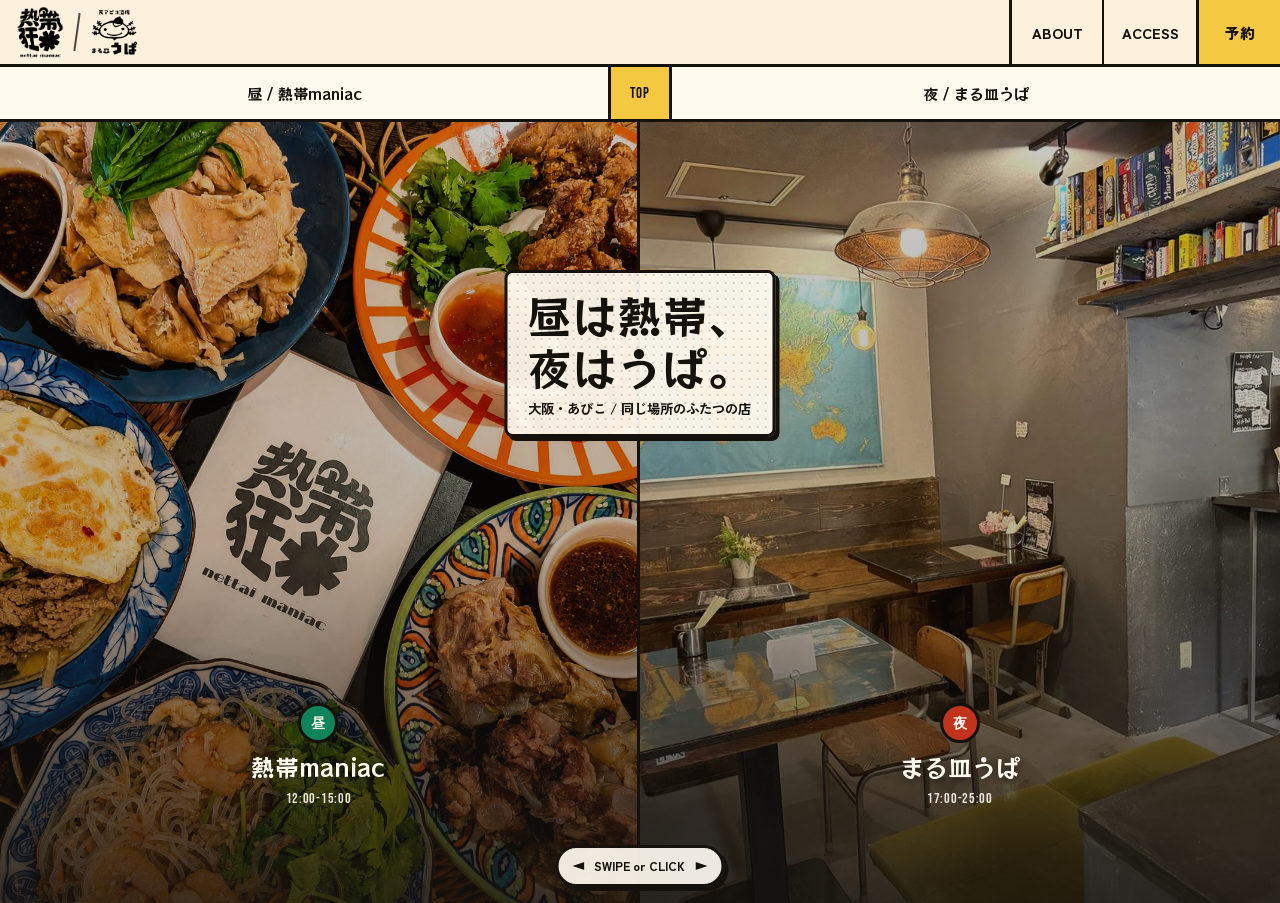
<file: index.html>
<!doctype html>
<html lang="ja">
  <head>
    <meta charset="utf-8" />
    <meta name="viewport" content="width=device-width, initial-scale=1, viewport-fit=cover" />
    <meta
      name="description"
      content="大阪・あびこ。昼は選べるプレートランチの熱帯maniac、夜は塩ソーキとガイトートで飲める裏アビコ酒場 まる皿うぱ。予約はInstagram DMへ。"
    />
    <title>熱帯maniac / まる皿うぱ | 大阪・あびこ</title>
    <!-- OGP: GitHub Pagesの公開URLを使用 -->
    <meta property="og:type" content="website" />
    <meta property="og:site_name" content="熱帯maniac / まる皿うぱ" />
    <meta property="og:title" content="熱帯maniac / まる皿うぱ | 大阪・あびこ" />
    <meta
      property="og:description"
      content="昼は選べるプレートランチの熱帯maniac、夜は塩ソーキとガイトートで飲める裏アビコ酒場 まる皿うぱ。予約はInstagram DMへ。"
    />
    <meta property="og:locale" content="ja_JP" />
    <meta property="og:image" content="https://manny0825.github.io/UPA/assets/favicon-upa.png?v=20260715" />
    <meta property="og:image:alt" content="まる皿うぱのロゴ" />
    <meta name="twitter:card" content="summary_large_image" />
    <meta name="twitter:image" content="https://manny0825.github.io/UPA/assets/favicon-upa.png?v=20260715" />
    <link rel="icon" href="assets/favicon-upa.png?v=20260715" type="image/png" />
    <link rel="apple-touch-icon" href="assets/favicon-upa.png?v=20260715" />
    <link rel="preconnect" href="https://fonts.googleapis.com" />
    <link rel="preconnect" href="https://fonts.gstatic.com" crossorigin />
    <link
      href="https://fonts.googleapis.com/css2?family=Bebas+Neue&family=RocknRoll+One&family=Zen+Kaku+Gothic+New:wght@400;500;700;900&display=swap"
      rel="stylesheet"
    />
    <link rel="stylesheet" href="styles.css?v=20260714-3" />
    <script type="application/ld+json">
      {
        "@context": "https://schema.org",
        "@graph": [
          {
            "@type": "Restaurant",
            "name": "熱帯maniac",
            "description": "メインを選べるワンプレートのエスニックランチ。カオマンガイ、海南鶏飯、コムガー、沖縄そば、ソーキそば。テイクアウト可。",
            "servesCuisine": ["アジア料理", "タイ料理", "沖縄料理"],
            "priceRange": "¥1,000前後",
            "address": {
              "@type": "PostalAddress",
              "streetAddress": "我孫子3-10-24",
              "addressLocality": "大阪市住吉区",
              "addressRegion": "大阪府",
              "addressCountry": "JP"
            },
            "openingHoursSpecification": [
              {
                "@type": "OpeningHoursSpecification",
                "dayOfWeek": ["Tuesday", "Wednesday", "Thursday", "Friday", "Saturday", "Sunday"],
                "opens": "12:00",
                "closes": "15:00"
              }
            ],
            "sameAs": ["https://www.instagram.com/nettaimaniac/"],
            "hasMap": "https://maps.app.goo.gl/uq1thsWHEAECLK3E9"
          },
          {
            "@type": "Restaurant",
            "name": "裏アビコ酒場 まる皿 うぱ",
            "description": "塩ソーキとガイトートを名物に、枠に囚われないジャンルレスな小皿で飲める居酒屋。カウンター・テーブル・立ち飲み。定休は月曜・火曜・第2水曜。",
            "servesCuisine": ["居酒屋", "アジア料理"],
            "address": {
              "@type": "PostalAddress",
              "streetAddress": "我孫子3-10-24",
              "addressLocality": "大阪市住吉区",
              "addressRegion": "大阪府",
              "addressCountry": "JP"
            },
            "openingHoursSpecification": [
              {
                "@type": "OpeningHoursSpecification",
                "dayOfWeek": ["Wednesday", "Thursday", "Friday", "Saturday", "Sunday"],
                "opens": "17:00",
                "closes": "25:00"
              }
            ],
            "sameAs": ["https://www.instagram.com/maruzara_upa/"],
            "hasMap": "https://maps.app.goo.gl/LU6iDA8EYaZcU8mW7"
          }
        ]
      }
    </script>
  </head>
  <body data-page="home">
    <a class="skip-link" href="#main">本文へ移動</a>

    <header class="site-header">
      <a class="brand" href="index.html" aria-label="トップへ">
        <img class="brand-logo brand-logo-lunch" src="assets/logo-nettai-maniac.png" alt="熱帯maniac" />
        <span class="brand-separator" aria-hidden="true"></span>
        <img class="brand-logo brand-logo-night" src="assets/logo-maruzara-upa.png" alt="裏アビコ酒場 まる皿うぱ" />
      </a>
      <nav class="header-nav" aria-label="主要メニュー">
        <a href="about.html">ABOUT</a>
        <a href="access.html">ACCESS</a>
      </nav>
      <a class="header-reserve js-reserve-link" href="https://www.instagram.com/maruzara_upa/" target="_blank" rel="noopener">予約</a>
    </header>

    <main id="main" class="fv" aria-label="昼と夜、ふたつの店">
      <div class="fv-tabbar">
        <div class="fv-tabs">
          <div class="fv-tablist" role="tablist" aria-label="昼夜を切り替える">
            <button
              class="fv-tab fv-tab-lunch"
              type="button"
              role="tab"
              id="tab-lunch"
              aria-controls="panel-lunch"
              aria-selected="false"
              data-target="0"
            >
              昼 / 熱帯maniac
            </button>
            <button
              class="fv-tab fv-tab-night"
              type="button"
              role="tab"
              id="tab-night"
              aria-controls="panel-night"
              aria-selected="false"
              data-target="2"
            >
              夜 / まる皿うぱ
            </button>
          </div>
          <button class="fv-home" type="button" data-target="1" aria-label="TOPに戻る" aria-pressed="true">
            <span aria-hidden="true">TOP</span>
          </button>
        </div>
      </div>

      <div class="fv-viewport">
        <div class="fv-track" data-index="1">
          <!-- 昼タブ -->
          <section class="fv-panel" id="panel-lunch" role="tabpanel" aria-labelledby="tab-lunch">
            <div class="fv-panel-scroll">
              <section class="panel-hero">
                <img class="concept-bg" src="assets/nettai-top-food.jpg" alt="" />
                <div class="hero-brand">
                  <img class="hero-brand-logo hero-brand-logo-lunch" src="assets/logo-nettai-maniac.png" alt="熱帯maniac" />
                  <h2 class="visually-hidden">熱帯maniac</h2>
                </div>
                <button class="hero-scroll-cue js-scroll-hint" type="button">
                  <span>SCROLL!!</span>
                  <span class="scroll-hint-arrow" aria-hidden="true"></span>
                </button>
              </section>

              <section class="panel-concept">
                <div class="concept-copy js-reveal">
                  <p class="stamp stamp-lunch">LUNCH 12:00-15:00</p>
                  <h3>選べるプレートで、<br />昼から熱帯。</h3>
                  <p>
                    おかずを2種・3種と選べるワンプレートのエスニックランチが看板。カオマンガイにガイトート、ガパオ、沖縄のソーキそばまで。昼のあびこで、気軽にアジアごはん。テイクアウトもできます。
                  </p>
                </div>
              </section>

              <section class="panel-details" aria-label="熱帯maniacの詳細">
                <p class="tag tag-lunch">SHOP DETAILS</p>
                <h3>熱帯maniac</h3>
                <dl class="detail-list">
                  <div>
                    <dt>時間</dt>
                    <dd>12:00-15:00 / L.O. 14:30</dd>
                  </div>
                  <div>
                    <dt>定休</dt>
                    <dd>月曜日</dd>
                  </div>
                  <div>
                    <dt>持帰</dt>
                    <dd>テイクアウト可</dd>
                  </div>
                  <div>
                    <dt>喫煙</dt>
                    <dd>終日禁煙</dd>
                  </div>
                </dl>

                <p class="hours-note">営業時間・定休日は変更になる場合があります。最新情報はInstagramをご確認ください。</p>

                <section class="menu-feature" aria-label="選べるワンプレート エスニックランチ">
                  <p class="tag tag-lunch">イチオシ</p>
                  <h4>選べる! ワンプレート<br />エスニックランチ</h4>
                  <p class="menu-feature-sub">ライス・サラダ・スープ付</p>
                  <div class="plate-prices">
                    <div>
                      <span>2種盛</span>
                      <strong>¥1,000</strong>
                    </div>
                    <div>
                      <span>3種盛</span>
                      <strong>¥1,100</strong>
                    </div>
                    <div>
                      <span>目玉焼き追加</span>
                      <strong>+¥100</strong>
                    </div>
                  </div>
                  <p class="menu-choices-title">おかずはこの中から</p>
                  <ul class="menu-choices">
                    <li class="menu-choice-wide">カオマンガイ or コムガー <em>+¥100</em></li>
                    <li class="menu-choice-wide">ガイトート <em>+¥200</em></li>
                    <li>ソーキ</li>
                    <li>ヤムウンセン</li>
                    <li>ガパオライス</li>
                    <li>本日のおかず</li>
                  </ul>
                </section>

                <details class="menu-paper">
                  <summary class="menu-paper-toggle">
                    <span>選べるプレートの紙メニューを見る</span>
                    <span class="menu-paper-toggle-icon" aria-hidden="true"></span>
                  </summary>
                  <div class="menu-images" aria-label="熱帯maniacの紙のメニュー(プレート)">
                    <a
                      class="menu-image-card"
                      href="assets/nettai-plate-menu.jpg"
                      target="_blank"
                      rel="noopener"
                      aria-label="選べるプレートメニューを大きく表示"
                    >
                      <img
                        src="assets/nettai-plate-menu.jpg"
                        alt="選べるワンプレート エスニックランチのメニュー画像"
                        loading="lazy"
                        decoding="async"
                      />
                      <span>タップで拡大</span>
                    </a>
                  </div>
                </details>

                <section class="menu-group" aria-label="ごはんメニュー">
                  <h4 class="menu-group-title">ごはん<span>スープ・サラダ・ライス付 / おかわりライス無料</span></h4>
                  <ul class="menu-list">
                    <li>
                      <div class="menu-row">
                        <span class="menu-name">カオマンガイ</span>
                        <span class="menu-leader" aria-hidden="true"></span>
                        <span class="menu-price">¥950</span>
                      </div>
                      <p class="menu-desc">がつんと屋台風! みそベースのピリ辛だれ</p>
                    </li>
                    <li>
                      <div class="menu-row">
                        <span class="menu-name">海南鶏飯</span>
                        <span class="menu-leader" aria-hidden="true"></span>
                        <span class="menu-price">¥950</span>
                      </div>
                      <p class="menu-desc">日本人好み! 醤油・生姜・チリソースでアレンジ自由!!</p>
                    </li>
                    <li>
                      <div class="menu-row">
                        <span class="menu-name">コムガー</span>
                        <span class="menu-leader" aria-hidden="true"></span>
                        <span class="menu-price">¥950</span>
                      </div>
                      <p class="menu-desc">辛いのが苦手な方へ。レモン果汁入りさっぱりだれ</p>
                    </li>
                  </ul>
                </section>

                <section class="menu-group" aria-label="そばメニュー">
                  <h4 class="menu-group-title">そば<span>サラダ付 / ライスも無料で付けられます</span></h4>
                  <ul class="menu-list">
                    <li>
                      <div class="menu-row">
                        <span class="menu-name">沖縄そば</span>
                        <span class="menu-leader" aria-hidden="true"></span>
                        <span class="menu-price">¥900</span>
                      </div>
                      <p class="menu-desc">とろとろソーキがたまらん!!</p>
                    </li>
                    <li>
                      <div class="menu-row">
                        <span class="menu-name">ソーキそば</span>
                        <span class="menu-leader" aria-hidden="true"></span>
                        <span class="menu-price">¥950</span>
                      </div>
                      <p class="menu-desc">ソーキ増し!! 増し!!!</p>
                    </li>
                  </ul>
                </section>

                <section class="menu-group" aria-label="ドリンクメニュー">
                  <h4 class="menu-group-title">ドリンク</h4>
                  <ul class="menu-list">
                    <li>
                      <div class="menu-row">
                        <span class="menu-name">オリオンビール</span>
                        <span class="menu-leader" aria-hidden="true"></span>
                        <span class="menu-price">¥500</span>
                      </div>
                    </li>
                    <li>
                      <div class="menu-row">
                        <span class="menu-name">ソフトドリンク</span>
                        <span class="menu-leader" aria-hidden="true"></span>
                        <span class="menu-price">¥300</span>
                      </div>
                      <p class="menu-desc">ジンジャーエール・コーラ・黒ウーロン茶・緑茶・オレンジジュース</p>
                    </li>
                  </ul>
                </section>

                <details class="menu-paper">
                  <summary class="menu-paper-toggle">
                    <span>通常メニューの紙メニューを見る</span>
                    <span class="menu-paper-toggle-icon" aria-hidden="true"></span>
                  </summary>
                  <div class="menu-images" aria-label="熱帯maniacの紙のメニュー(グランド)">
                    <a
                      class="menu-image-card"
                      href="assets/nettai-grand-menu.jpg"
                      target="_blank"
                      rel="noopener"
                      aria-label="熱帯maniacのグランドメニューを大きく表示"
                    >
                      <img
                        src="assets/nettai-grand-menu.jpg"
                        alt="熱帯maniacのグランドメニュー画像"
                        loading="lazy"
                        decoding="async"
                      />
                      <span>タップで拡大</span>
                    </a>
                  </div>
                </details>

                <ul class="menu-notes">
                  <li>パクチー「いるよ!!」という方は、ご注文時にお申し付けください。</li>
                  <li>混雑時は相席・1時間制をお願いすることがあります。</li>
                </ul>

                <div class="hero-actions">
                  <a class="btn btn-primary" href="https://www.instagram.com/nettaimaniac/" target="_blank" rel="noopener">
                    Instagram DMで予約
                  </a>
                  <a class="btn btn-secondary" href="https://maps.app.goo.gl/uq1thsWHEAECLK3E9" target="_blank" rel="noopener">
                    Google Map
                  </a>
                </div>

                <button class="btn btn-ghost js-go-night" type="button">裏アビコ酒場 まる皿うぱ →</button>

                <footer class="source-note">
                  <span class="source-label">CREDIT</span>
                  <a href="https://sumi2.jp/open-close/nettai-maniac/" target="_blank" rel="noopener">写真・店舗情報: すみすみナビ「熱帯maniac」</a>
                </footer>
              </section>
            </div>
          </section>

          <!-- TOP(左右半々) -->
          <section class="fv-panel fv-cover" id="panel-cover" aria-label="TOP">
            <button class="cover-half cover-lunch js-go-lunch" type="button">
              <img src="assets/nettai-top-food.jpg" alt="" />
              <span class="cover-label">
                <span class="cover-badge badge-lunch">昼</span>
                <span class="cover-name">熱帯maniac</span>
                <span class="cover-hours">12:00-15:00</span>
              </span>
            </button>
            <button class="cover-half cover-night js-go-night" type="button">
              <img src="assets/store-interior-seats.jpg" alt="" />
              <span class="cover-label">
                <span class="cover-badge badge-night">夜</span>
                <span class="cover-name">まる皿うぱ</span>
                <span class="cover-hours">17:00-25:00</span>
              </span>
            </button>

            <div class="cover-center" aria-hidden="false">
              <h1>昼は熱帯、<br />夜はうぱ。</h1>
              <p>大阪・あびこ / 同じ場所のふたつの店</p>
            </div>

            <p class="cover-hint" aria-hidden="true">
              <span class="hint-arrow hint-left"></span>
              SWIPE or CLICK
              <span class="hint-arrow hint-right"></span>
            </p>
          </section>

          <!-- 夜タブ -->
          <section class="fv-panel" id="panel-night" role="tabpanel" aria-labelledby="tab-night">
            <div class="fv-panel-scroll">
              <section class="panel-hero">
                <img class="concept-bg" src="assets/store-interior-wide.jpg" alt="" fetchpriority="high" />
                <div class="hero-brand">
                  <img class="hero-brand-logo hero-brand-logo-night" src="assets/logo-maruzara-upa.png" alt="裏アビコ酒場 まる皿うぱ" />
                  <h2 class="visually-hidden">裏アビコ酒場 まる皿うぱ</h2>
                </div>
                <button class="hero-scroll-cue js-scroll-hint" type="button">
                  <span>SCROLL!!</span>
                  <span class="scroll-hint-arrow" aria-hidden="true"></span>
                </button>
              </section>

              <section class="panel-concept">
                <div class="concept-copy js-reveal">
                  <p class="stamp stamp-night">NIGHT 17:00-25:00</p>
                  <h3>ふらっと寄って、<br />気づけば常連。</h3>
                  <p>
                    立ち飲みでうぱと話す夜も、カウンターでゆっくり一杯の夜も、テーブルで家族や仲間と囲む夜も。席と過ごし方が選べる、人でつながる裏アビコ酒場です。肴は塩ソーキとガイトート、ジャンルレスな小皿たち。
                  </p>
                </div>
              </section>

              <section class="panel-details" aria-label="まる皿うぱの詳細">
                <p class="tag tag-night">SHOP DETAILS</p>
                <h3>裏アビコ酒場 まる皿 うぱ</h3>
                <dl class="detail-list">
                  <div>
                    <dt>時間</dt>
                    <dd>17:00-25:00 / L.O. 24:30</dd>
                  </div>
                  <div>
                    <dt>定休</dt>
                    <dd>月曜・火曜・第2水曜</dd>
                  </div>
                  <div>
                    <dt>席</dt>
                    <dd>カウンター・テーブル・立ち飲み</dd>
                  </div>
                  <div>
                    <dt>喫煙</dt>
                    <dd>21:00〜</dd>
                  </div>
                </dl>

                <p class="hours-note">営業時間・定休日は変更になる場合があります。最新情報はInstagramをご確認ください。</p>

                <div class="seat-note" aria-label="席の楽しみ方">
                  <article>
                    <span class="seat-icon" aria-hidden="true">C</span>
                    <h4>カウンター</h4>
                    <p>腰を据えて、料理とお酒をゆっくり楽しむ席。</p>
                  </article>
                  <article>
                    <span class="seat-icon" aria-hidden="true">T</span>
                    <h4>テーブル</h4>
                    <p>家族や仲間と、料理を囲んでゆっくり過ごす席。</p>
                  </article>
                  <article>
                    <span class="seat-icon" aria-hidden="true">S</span>
                    <h4>立ち飲み</h4>
                    <p>うぱさんとの会話をいちばん楽しめる席。ドリンクは50円引きで、お通しはあり・なしを選べます。</p>
                  </article>
                </div>

                <div class="notice-callout" aria-label="喫煙について">
                  <p class="stamp">喫煙について</p>
                  <p>
                    21:00から店内で喫煙いただけます。お子様には21:00までのご退店にご協力をお願いしています。
                  </p>
                </div>

                <div class="party-callout" id="private-party">
                  <p class="stamp stamp-night">宴会・貸切</p>
                  <p>料理はおまかせでも、ご希望に合わせた相談でも。飲み放題もあります。人数や日時をInstagram DMで気軽にご相談ください。</p>
                </div>

                <div class="hero-actions">
                  <a class="btn btn-primary btn-multiline" href="https://www.instagram.com/maruzara_upa/" target="_blank" rel="noopener" aria-label="Instagram DMで予約・貸切相談">
                    <span>Instagram DMで</span>
                    <span>予約・貸切相談</span>
                  </a>
                  <a class="btn btn-secondary" href="https://maps.app.goo.gl/LU6iDA8EYaZcU8mW7" target="_blank" rel="noopener">
                    Google Map
                  </a>
                </div>

                <button class="btn btn-ghost js-go-lunch" type="button">← 熱帯maniac</button>

                <footer class="source-note">
                  <span class="source-label">CREDIT</span>
                  <a href="https://sumi2.jp/open-close/uraabiko-maruzara-upa-open/" target="_blank" rel="noopener">写真・店舗情報: すみすみナビ「裏アビコ酒場 まる皿 うぱ」</a>
                </footer>
              </section>
            </div>
          </section>
        </div>

        <button class="fv-arrow fv-arrow-left" type="button" aria-label="左のパネルへ">
          <span class="fv-arrow-tri" aria-hidden="true"></span>
          <span class="js-arrow-label">昼</span>
        </button>
        <button class="fv-arrow fv-arrow-right" type="button" aria-label="右のパネルへ">
          <span class="js-arrow-label">夜</span>
          <span class="fv-arrow-tri" aria-hidden="true"></span>
        </button>
      </div>

      <p class="visually-hidden" aria-live="polite" id="fv-live"></p>
    </main>

    <nav class="mobile-cta" aria-label="固定アクション">
      <a href="about.html">ABOUT</a>
      <a href="#main">TOP</a>
      <a href="access.html">ACCESS</a>
      <a class="mobile-cta-reserve js-reserve-link" href="https://www.instagram.com/maruzara_upa/" target="_blank" rel="noopener">予約</a>
    </nav>

    <script src="script.js?v=20260714"></script>
  </body>
</html>
</file>
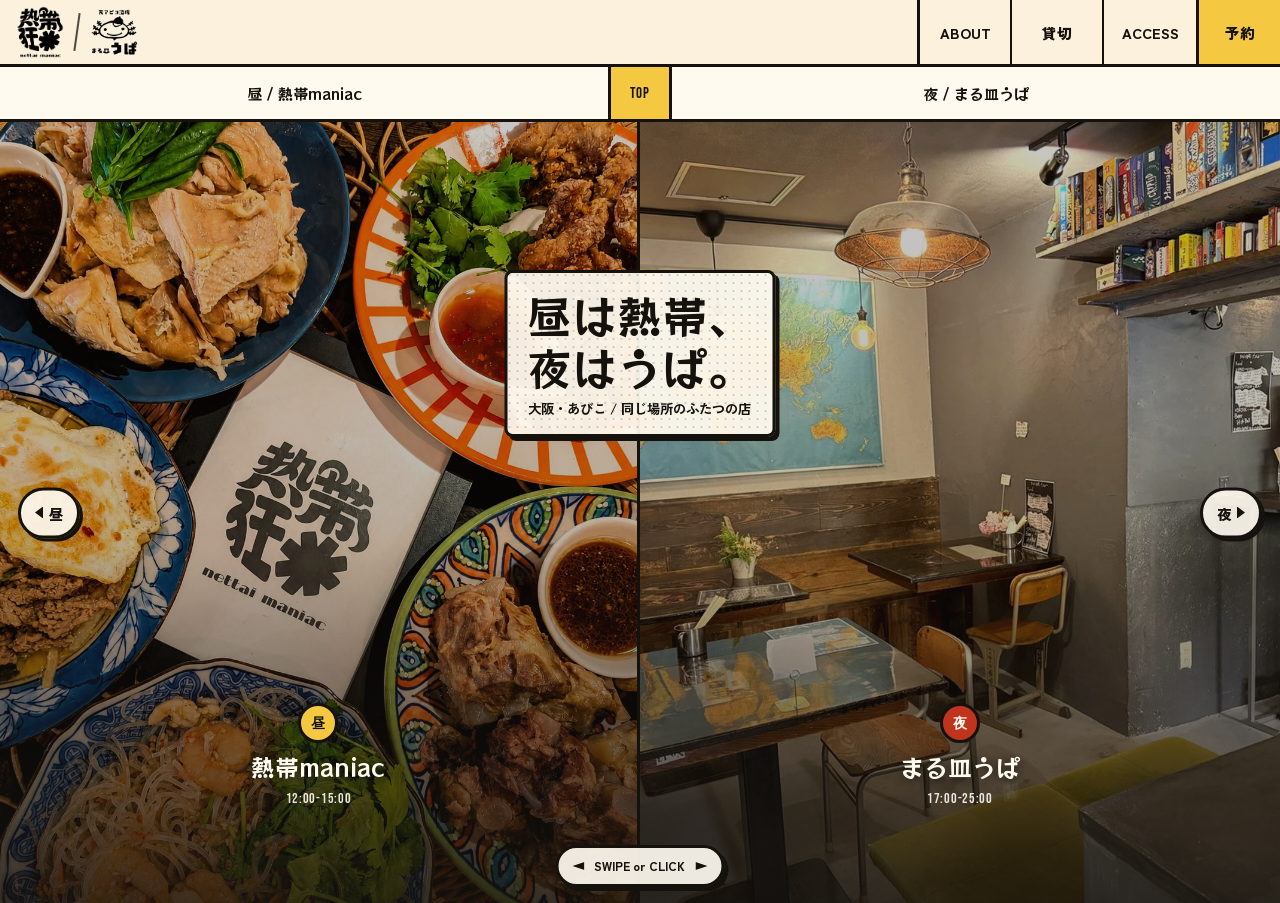
<file: UpaHP/index.html>
<!doctype html>
<html lang="ja">
  <head>
    <meta charset="utf-8" />
    <meta name="viewport" content="width=device-width, initial-scale=1, viewport-fit=cover" />
    <meta
      name="description"
      content="大阪・あびこ。昼は選べるプレートランチの熱帯maniac、夜は塩ソーキとガイトートで飲める裏アビコ酒場 まる皿うぱ。予約はInstagram DMへ。"
    />
    <title>熱帯maniac / まる皿うぱ | 大阪・あびこ</title>
    <!-- OGP: 公開ドメインが決まったら og:url / og:image を絶対URLに差し替える -->
    <meta property="og:type" content="website" />
    <meta property="og:site_name" content="熱帯maniac / まる皿うぱ" />
    <meta property="og:title" content="熱帯maniac / まる皿うぱ | 大阪・あびこ" />
    <meta
      property="og:description"
      content="昼は選べるプレートランチの熱帯maniac、夜は塩ソーキとガイトートで飲める裏アビコ酒場 まる皿うぱ。予約はInstagram DMへ。"
    />
    <meta property="og:locale" content="ja_JP" />
    <meta property="og:image" content="https://REPLACE-WITH-DOMAIN.example/assets/article-night-main.jpg" />
    <meta name="twitter:card" content="summary_large_image" />
    <link rel="icon" href="assets/favicon-32.png" type="image/png" sizes="32x32" />
    <link rel="apple-touch-icon" href="assets/favicon-180.png" />
    <link rel="preconnect" href="https://fonts.googleapis.com" />
    <link rel="preconnect" href="https://fonts.gstatic.com" crossorigin />
    <link
      href="https://fonts.googleapis.com/css2?family=Bebas+Neue&family=RocknRoll+One&family=Zen+Kaku+Gothic+New:wght@400;500;700;900&display=swap"
      rel="stylesheet"
    />
    <link rel="stylesheet" href="styles.css" />
    <script type="application/ld+json">
      {
        "@context": "https://schema.org",
        "@graph": [
          {
            "@type": "Restaurant",
            "name": "熱帯maniac",
            "description": "メインを選べるワンプレートのエスニックランチ。カオマンガイ、海南鶏飯、コムガー、沖縄そば、ソーキそば。テイクアウト可。",
            "servesCuisine": ["アジア料理", "タイ料理", "沖縄料理"],
            "priceRange": "¥1,000前後",
            "address": {
              "@type": "PostalAddress",
              "streetAddress": "我孫子3-10-24",
              "addressLocality": "大阪市住吉区",
              "addressRegion": "大阪府",
              "addressCountry": "JP"
            },
            "openingHoursSpecification": [
              {
                "@type": "OpeningHoursSpecification",
                "dayOfWeek": ["Tuesday", "Wednesday", "Thursday", "Friday", "Saturday", "Sunday"],
                "opens": "12:00",
                "closes": "15:00"
              }
            ],
            "sameAs": ["https://www.instagram.com/nettaimaniac/"],
            "hasMap": "https://maps.app.goo.gl/uq1thsWHEAECLK3E9"
          },
          {
            "@type": "Restaurant",
            "name": "裏アビコ酒場 まる皿 うぱ",
            "description": "塩ソーキとガイトートを名物に、枠に囚われないジャンルレスな小皿で飲める居酒屋。カウンター・テーブル・立ち飲み。定休は月曜・火曜・第2水曜。",
            "servesCuisine": ["居酒屋", "アジア料理"],
            "address": {
              "@type": "PostalAddress",
              "streetAddress": "我孫子3-10-24",
              "addressLocality": "大阪市住吉区",
              "addressRegion": "大阪府",
              "addressCountry": "JP"
            },
            "openingHoursSpecification": [
              {
                "@type": "OpeningHoursSpecification",
                "dayOfWeek": ["Wednesday", "Thursday", "Friday", "Saturday", "Sunday"],
                "opens": "17:00",
                "closes": "25:00"
              }
            ],
            "sameAs": ["https://www.instagram.com/maruzara_upa/"],
            "hasMap": "https://maps.app.goo.gl/LU6iDA8EYaZcU8mW7"
          }
        ]
      }
    </script>
  </head>
  <body data-page="home">
    <a class="skip-link" href="#main">本文へ移動</a>

    <header class="site-header">
      <a class="brand" href="index.html" aria-label="トップへ">
        <img class="brand-logo brand-logo-lunch" src="assets/logo-nettai-maniac.png" alt="熱帯maniac" />
        <span class="brand-separator" aria-hidden="true"></span>
        <img class="brand-logo brand-logo-night" src="assets/logo-maruzara-upa.png" alt="裏アビコ酒場 まる皿うぱ" />
      </a>
      <nav class="header-nav" aria-label="主要メニュー">
        <a href="about.html">ABOUT</a>
        <a href="party.html">貸切</a>
        <a href="access.html">ACCESS</a>
      </nav>
      <a class="header-reserve js-reserve-link" href="https://www.instagram.com/maruzara_upa/" target="_blank" rel="noopener">予約</a>
    </header>

    <main id="main" class="fv" aria-label="昼と夜、ふたつの店">
      <div class="fv-tabbar">
        <div class="fv-tabs">
          <div class="fv-tablist" role="tablist" aria-label="昼夜を切り替える">
            <button
              class="fv-tab fv-tab-lunch"
              type="button"
              role="tab"
              id="tab-lunch"
              aria-controls="panel-lunch"
              aria-selected="false"
              data-target="0"
            >
              昼 / 熱帯maniac
            </button>
            <button
              class="fv-tab fv-tab-night"
              type="button"
              role="tab"
              id="tab-night"
              aria-controls="panel-night"
              aria-selected="false"
              data-target="2"
            >
              夜 / まる皿うぱ
            </button>
          </div>
          <button class="fv-home" type="button" data-target="1" aria-label="TOPに戻る" aria-pressed="true">
            <span aria-hidden="true">TOP</span>
          </button>
        </div>
      </div>

      <div class="fv-viewport">
        <div class="fv-track" data-index="1">
          <!-- 昼タブ -->
          <section class="fv-panel" id="panel-lunch" role="tabpanel" aria-labelledby="tab-lunch">
            <div class="fv-panel-scroll">
              <section class="panel-hero">
                <img class="concept-bg" src="assets/nettai-top-food.jpg" alt="" />
                <div class="hero-brand">
                  <img class="hero-brand-logo hero-brand-logo-lunch" src="assets/logo-nettai-maniac.png" alt="熱帯maniac" />
                  <h2 class="visually-hidden">熱帯maniac</h2>
                </div>
                <button class="hero-scroll-cue js-scroll-hint" type="button">
                  <span>SCROLL!!</span>
                  <span class="scroll-hint-arrow" aria-hidden="true"></span>
                </button>
              </section>

              <section class="panel-concept">
                <div class="concept-copy js-reveal">
                  <p class="stamp stamp-lunch">LUNCH 12:00-15:00</p>
                  <h3>選べるプレートで、<br />昼から熱帯。</h3>
                  <p>
                    おかずを2種・3種と選べるワンプレートのエスニックランチが看板。カオマンガイにガイトート、ガパオ、沖縄のソーキそばまで。昼のあびこで、気軽にアジアごはん。テイクアウトもできます。
                  </p>
                </div>
              </section>

              <section class="panel-details" aria-label="熱帯maniacの詳細">
                <p class="tag tag-lunch">SHOP DETAILS</p>
                <h3>熱帯maniac</h3>
                <dl class="detail-list">
                  <div>
                    <dt>時間</dt>
                    <dd>12:00-15:00 / L.O. 14:30</dd>
                  </div>
                  <div>
                    <dt>定休</dt>
                    <dd>月曜日</dd>
                  </div>
                  <div>
                    <dt>推し</dt>
                    <dd>選べる! ワンプレート エスニックランチ</dd>
                  </div>
                  <div>
                    <dt>持帰</dt>
                    <dd>テイクアウト可</dd>
                  </div>
                  <div>
                    <dt>喫煙</dt>
                    <dd>終日禁煙</dd>
                  </div>
                </dl>

                <section class="menu-feature" aria-label="選べるワンプレート エスニックランチ">
                  <p class="tag tag-lunch">イチオシ</p>
                  <h4>選べる! ワンプレート<br />エスニックランチ</h4>
                  <p class="menu-feature-sub">ライス・サラダ・スープ付</p>
                  <div class="plate-prices">
                    <div>
                      <span>2種盛</span>
                      <strong>¥1,000</strong>
                    </div>
                    <div>
                      <span>3種盛</span>
                      <strong>¥1,100</strong>
                    </div>
                    <div>
                      <span>目玉焼き追加</span>
                      <strong>+¥100</strong>
                    </div>
                  </div>
                  <p class="menu-choices-title">おかずはこの中から</p>
                  <ul class="menu-choices">
                    <li>カオマンガイ or コムガー <em>+¥100</em></li>
                    <li>ガイトート <em>+¥200</em></li>
                    <li>ソーキ</li>
                    <li>ヤムウンセン</li>
                    <li>ガパオライス</li>
                    <li>本日のおかず</li>
                  </ul>
                </section>

                <details class="menu-paper">
                  <summary class="menu-paper-toggle">
                    <span>紙のメニューを見る</span>
                    <span class="menu-paper-toggle-icon" aria-hidden="true"></span>
                  </summary>
                  <div class="menu-images" aria-label="熱帯maniacの紙のメニュー(プレート)">
                    <a
                      class="menu-image-card"
                      href="assets/nettai-plate-menu.jpg"
                      target="_blank"
                      rel="noopener"
                      aria-label="選べるプレートメニューを大きく表示"
                    >
                      <img
                        src="assets/nettai-plate-menu.jpg"
                        alt="選べるワンプレート エスニックランチのメニュー画像"
                        loading="lazy"
                        decoding="async"
                      />
                      <span>タップで拡大</span>
                    </a>
                  </div>
                </details>

                <section class="menu-group" aria-label="ごはんメニュー">
                  <h4 class="menu-group-title">ごはん<span>スープ・サラダ・ライス付 / おかわりライス無料</span></h4>
                  <ul class="menu-list">
                    <li>
                      <div class="menu-row">
                        <span class="menu-name">カオマンガイ</span>
                        <span class="menu-leader" aria-hidden="true"></span>
                        <span class="menu-price">¥950</span>
                      </div>
                      <p class="menu-desc">がつんと屋台風! みそベースのピリ辛だれ</p>
                    </li>
                    <li>
                      <div class="menu-row">
                        <span class="menu-name">海南鶏飯</span>
                        <span class="menu-leader" aria-hidden="true"></span>
                        <span class="menu-price">¥950</span>
                      </div>
                      <p class="menu-desc">日本人好み! 醤油・生姜・チリソースでアレンジ自由!!</p>
                    </li>
                    <li>
                      <div class="menu-row">
                        <span class="menu-name">コムガー</span>
                        <span class="menu-leader" aria-hidden="true"></span>
                        <span class="menu-price">¥950</span>
                      </div>
                      <p class="menu-desc">辛いのが苦手な方へ。レモン果汁入りさっぱりだれ</p>
                    </li>
                  </ul>
                </section>

                <section class="menu-group" aria-label="そばメニュー">
                  <h4 class="menu-group-title">そば<span>サラダ付 / ライスも無料で付けられます</span></h4>
                  <ul class="menu-list">
                    <li>
                      <div class="menu-row">
                        <span class="menu-name">沖縄そば</span>
                        <span class="menu-leader" aria-hidden="true"></span>
                        <span class="menu-price">¥900</span>
                      </div>
                      <p class="menu-desc">とろとろソーキがたまらん!!</p>
                    </li>
                    <li>
                      <div class="menu-row">
                        <span class="menu-name">ソーキそば</span>
                        <span class="menu-leader" aria-hidden="true"></span>
                        <span class="menu-price">¥950</span>
                      </div>
                      <p class="menu-desc">ソーキ増し!! 増し!!!</p>
                    </li>
                  </ul>
                </section>

                <section class="menu-group" aria-label="ドリンクメニュー">
                  <h4 class="menu-group-title">ドリンク</h4>
                  <ul class="menu-list">
                    <li>
                      <div class="menu-row">
                        <span class="menu-name">オリオンビール</span>
                        <span class="menu-leader" aria-hidden="true"></span>
                        <span class="menu-price">¥500</span>
                      </div>
                    </li>
                    <li>
                      <div class="menu-row">
                        <span class="menu-name">ソフトドリンク</span>
                        <span class="menu-leader" aria-hidden="true"></span>
                        <span class="menu-price">¥300</span>
                      </div>
                      <p class="menu-desc">ジンジャーエール・コーラ・黒ウーロン茶・緑茶・オレンジジュース</p>
                    </li>
                  </ul>
                </section>

                <details class="menu-paper">
                  <summary class="menu-paper-toggle">
                    <span>紙のメニューを見る</span>
                    <span class="menu-paper-toggle-icon" aria-hidden="true"></span>
                  </summary>
                  <div class="menu-images" aria-label="熱帯maniacの紙のメニュー(グランド)">
                    <a
                      class="menu-image-card"
                      href="assets/nettai-grand-menu.jpg"
                      target="_blank"
                      rel="noopener"
                      aria-label="熱帯maniacのグランドメニューを大きく表示"
                    >
                      <img
                        src="assets/nettai-grand-menu.jpg"
                        alt="熱帯maniacのグランドメニュー画像"
                        loading="lazy"
                        decoding="async"
                      />
                      <span>タップで拡大</span>
                    </a>
                  </div>
                </details>

                <ul class="menu-notes">
                  <li>パクチー「いるよ!!」という方は、ご注文時にお申し付けください。</li>
                  <li>混雑時は相席・1時間制をお願いすることがあります。</li>
                </ul>

                <div class="hero-actions">
                  <a class="btn btn-primary" href="https://www.instagram.com/nettaimaniac/" target="_blank" rel="noopener">
                    Instagram DMで予約
                  </a>
                  <a class="btn btn-secondary" href="https://maps.app.goo.gl/uq1thsWHEAECLK3E9" target="_blank" rel="noopener">
                    昼のGoogle Map
                  </a>
                </div>

                <button class="btn btn-ghost js-go-night" type="button">裏アビコ酒場 まる皿うぱ →</button>

                <p class="source-note">
                  写真・店舗情報参照:
                  <a href="https://sumi2.jp/open-close/nettai-maniac/" target="_blank" rel="noopener">すみすみナビ「熱帯maniac」</a>
                </p>
              </section>
            </div>
          </section>

          <!-- TOP(左右半々) -->
          <section class="fv-panel fv-cover" id="panel-cover" aria-label="TOP">
            <button class="cover-half cover-lunch js-go-lunch" type="button">
              <img src="assets/nettai-top-food.jpg" alt="" />
              <span class="cover-label">
                <span class="cover-badge badge-lunch">昼</span>
                <span class="cover-name">熱帯maniac</span>
                <span class="cover-hours">12:00-15:00</span>
              </span>
            </button>
            <button class="cover-half cover-night js-go-night" type="button">
              <img src="assets/store-interior-seats.jpg" alt="" />
              <span class="cover-label">
                <span class="cover-badge badge-night">夜</span>
                <span class="cover-name">まる皿うぱ</span>
                <span class="cover-hours">17:00-25:00</span>
              </span>
            </button>

            <div class="cover-center" aria-hidden="false">
              <h1>昼は熱帯、<br />夜はうぱ。</h1>
              <p>大阪・あびこ / 同じ場所のふたつの店</p>
            </div>

            <p class="cover-hint" aria-hidden="true">
              <span class="hint-arrow hint-left"></span>
              SWIPE or CLICK
              <span class="hint-arrow hint-right"></span>
            </p>
          </section>

          <!-- 夜タブ -->
          <section class="fv-panel" id="panel-night" role="tabpanel" aria-labelledby="tab-night">
            <div class="fv-panel-scroll">
              <section class="panel-hero">
                <img class="concept-bg" src="assets/store-interior-wide.jpg" alt="" fetchpriority="high" />
                <div class="hero-brand">
                  <img class="hero-brand-logo hero-brand-logo-night" src="assets/logo-maruzara-upa.png" alt="裏アビコ酒場 まる皿うぱ" />
                  <h2 class="visually-hidden">裏アビコ酒場 まる皿うぱ</h2>
                </div>
                <button class="hero-scroll-cue js-scroll-hint" type="button">
                  <span>SCROLL!!</span>
                  <span class="scroll-hint-arrow" aria-hidden="true"></span>
                </button>
              </section>

              <section class="panel-concept">
                <div class="concept-copy js-reveal">
                  <p class="stamp stamp-night">NIGHT 17:00-25:00</p>
                  <h3>ふらっと寄って、<br />気づけば常連。</h3>
                  <p>
                    カウンターでうぱと話す夜も、立ち飲みでサクッと一杯の夜も、テーブルで家族とゆっくりの夜も。席と過ごし方が選べる、人でつながる裏アビコ酒場です。肴は塩ソーキとガイトート、ジャンルレスな小皿たち。
                  </p>
                </div>
              </section>

              <section class="panel-details" aria-label="まる皿うぱの詳細">
                <p class="tag tag-night">SHOP DETAILS</p>
                <h3>裏アビコ酒場 まる皿 うぱ</h3>
                <dl class="detail-list">
                  <div>
                    <dt>時間</dt>
                    <dd>17:00-25:00 / L.O. 24:30</dd>
                  </div>
                  <div>
                    <dt>定休</dt>
                    <dd>月曜・火曜・第2水曜</dd>
                  </div>
                  <div>
                    <dt>推し</dt>
                    <dd>塩ソーキ、ガイトート</dd>
                  </div>
                  <div>
                    <dt>席</dt>
                    <dd>カウンター・テーブル・立ち飲み</dd>
                  </div>
                  <div>
                    <dt>喫煙</dt>
                    <dd>21:00〜</dd>
                  </div>
                </dl>

                <div class="seat-note" aria-label="席の楽しみ方">
                  <article>
                    <span class="seat-icon" aria-hidden="true">C</span>
                    <h4>カウンター</h4>
                    <p>ひとり飯やサク飲み、うぱさんとの会話を楽しむ席。</p>
                  </article>
                  <article>
                    <span class="seat-icon" aria-hidden="true">T</span>
                    <h4>テーブル</h4>
                    <p>家族の早めごはんや、アジア料理で飲む会に。</p>
                  </article>
                  <article>
                    <span class="seat-icon" aria-hidden="true">S</span>
                    <h4>立ち飲み</h4>
                    <p>一杯だけでも、小皿をつまんで気軽に長居でも。</p>
                  </article>
                </div>

                <div class="notice-callout" aria-label="喫煙について">
                  <p class="stamp">喫煙について</p>
                  <p>
                    21:00から店内で喫煙いただけます。お子様には21:00までのご退店にご協力をお願いしています。
                  </p>
                </div>

                <div class="party-callout">
                  <p class="stamp stamp-night">宴会・貸切</p>
                  <p>飲み会も貸切も相談ください。人数や料理のイメージはDMで。</p>
                  <a class="btn btn-secondary" href="party.html">貸切ページを見る</a>
                </div>

                <div class="hero-actions">
                  <a class="btn btn-primary" href="https://www.instagram.com/maruzara_upa/" target="_blank" rel="noopener">
                    Instagram DMで予約
                  </a>
                  <a class="btn btn-secondary" href="https://maps.app.goo.gl/LU6iDA8EYaZcU8mW7" target="_blank" rel="noopener">
                    夜のGoogle Map
                  </a>
                </div>

                <button class="btn btn-ghost js-go-lunch" type="button">← 熱帯maniac</button>

                <p class="source-note">
                  写真・店舗情報参照:
                  <a href="https://sumi2.jp/open-close/uraabiko-maruzara-upa-open/" target="_blank" rel="noopener">すみすみナビ「裏アビコ酒場 まる皿 うぱ」</a>
                </p>
              </section>
            </div>
          </section>
        </div>

        <button class="fv-arrow fv-arrow-left" type="button" aria-label="左のパネルへ">
          <span class="fv-arrow-tri" aria-hidden="true"></span>
          <span class="js-arrow-label">昼</span>
        </button>
        <button class="fv-arrow fv-arrow-right" type="button" aria-label="右のパネルへ">
          <span class="js-arrow-label">夜</span>
          <span class="fv-arrow-tri" aria-hidden="true"></span>
        </button>
      </div>

      <p class="visually-hidden" aria-live="polite" id="fv-live"></p>
    </main>

    <nav class="mobile-cta" aria-label="固定アクション">
      <a href="about.html">ABOUT</a>
      <a href="party.html">貸切</a>
      <a href="access.html">ACCESS</a>
      <a class="mobile-cta-reserve js-reserve-link" href="https://www.instagram.com/maruzara_upa/" target="_blank" rel="noopener">予約</a>
    </nav>

    <script src="script.js"></script>
  </body>
</html>
</file>
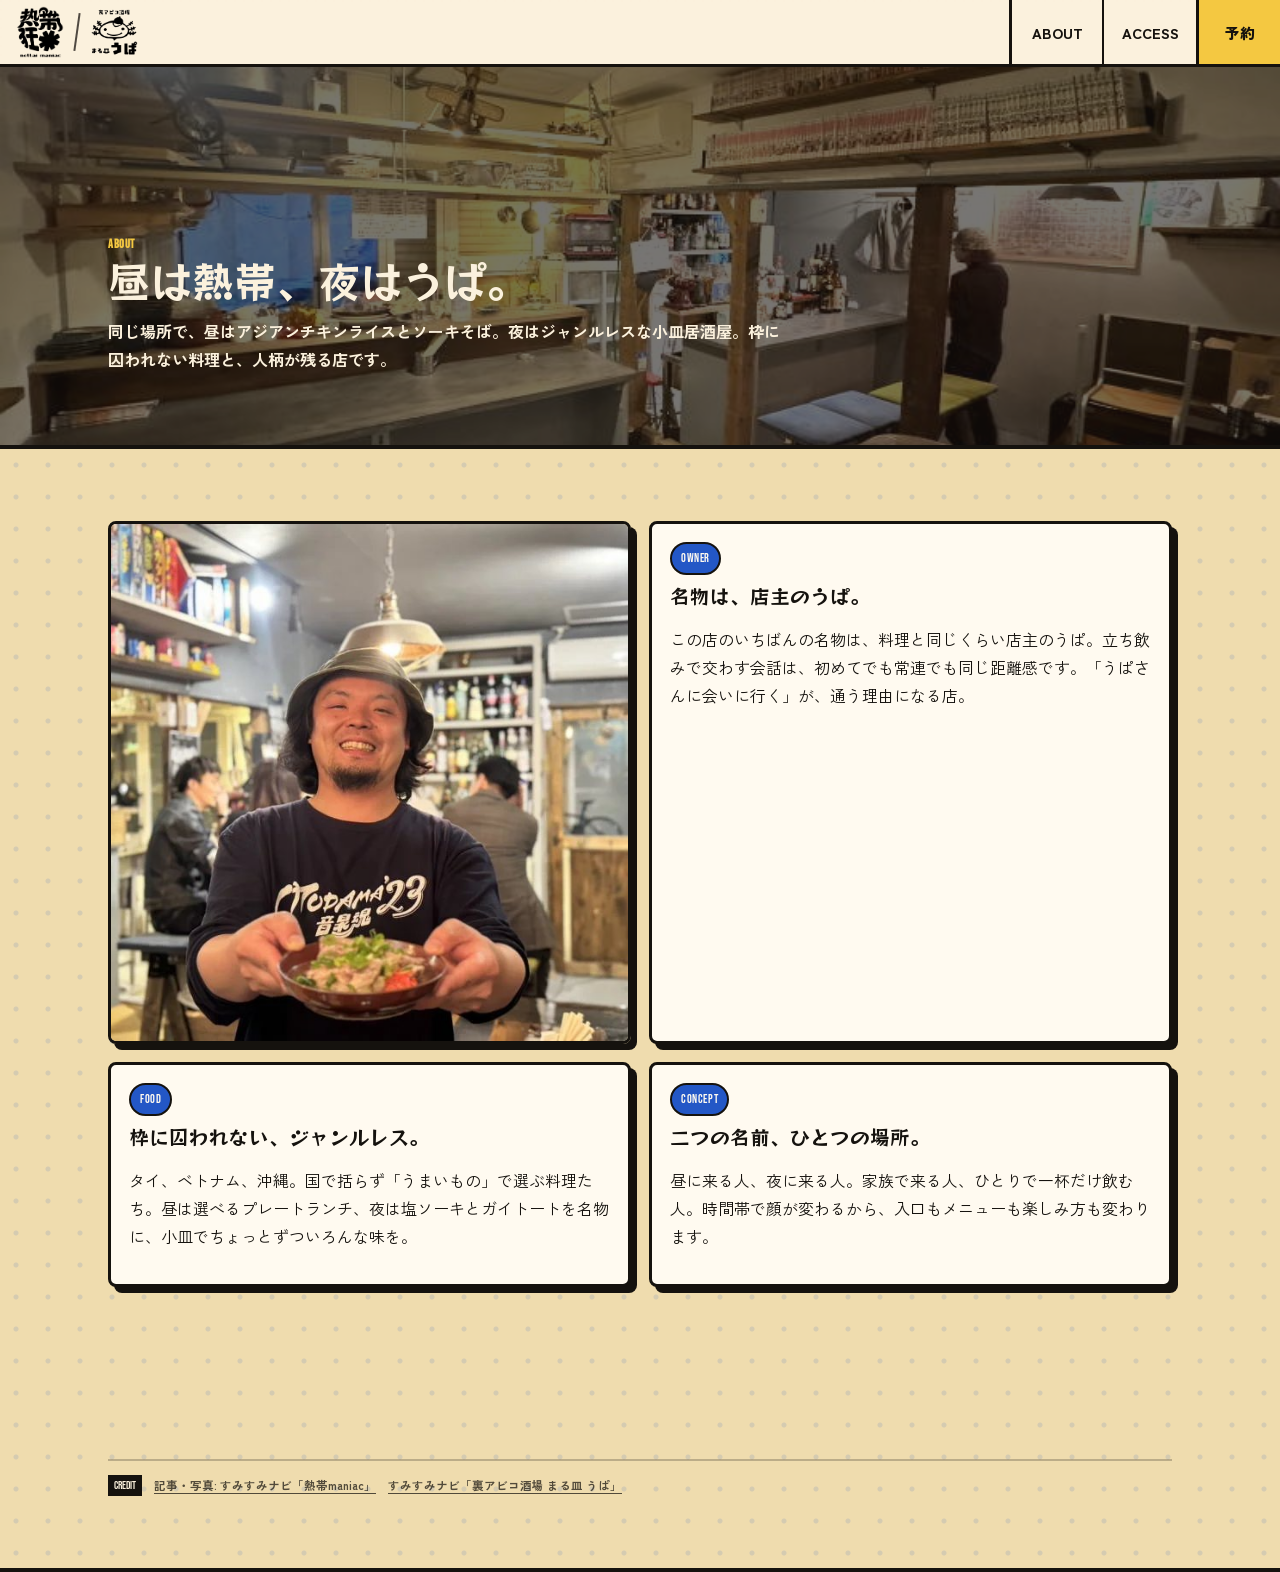
<file: about.html>
<!doctype html>
<html lang="ja">
  <head>
    <meta charset="utf-8" />
    <meta name="viewport" content="width=device-width, initial-scale=1, viewport-fit=cover" />
    <meta name="description" content="熱帯maniac / まる皿うぱのコンセプトと、昼夜で名前が変わる店のこと。" />
    <title>ABOUT | 熱帯maniac / まる皿うぱ</title>
    <link rel="icon" href="assets/favicon-upa.png?v=20260715" type="image/png" />
    <link rel="apple-touch-icon" href="assets/favicon-upa.png?v=20260715" />
    <!-- OGP: GitHub Pagesの公開URLを使用 -->
    <meta property="og:type" content="website" />
    <meta property="og:site_name" content="熱帯maniac / まる皿うぱ" />
    <meta property="og:title" content="ABOUT | 熱帯maniac / まる皿うぱ" />
    <meta property="og:description" content="店主うぱの人柄と、枠に囚われないジャンルレスな料理。昼夜で名前が変わる店のこと。" />
    <meta property="og:locale" content="ja_JP" />
    <meta property="og:image" content="https://manny0825.github.io/UPA/assets/favicon-upa.png?v=20260715" />
    <meta property="og:image:alt" content="まる皿うぱのロゴ" />
    <meta name="twitter:card" content="summary_large_image" />
    <meta name="twitter:image" content="https://manny0825.github.io/UPA/assets/favicon-upa.png?v=20260715" />
    <link rel="preconnect" href="https://fonts.googleapis.com" />
    <link rel="preconnect" href="https://fonts.gstatic.com" crossorigin />
    <link
      href="https://fonts.googleapis.com/css2?family=Bebas+Neue&family=RocknRoll+One&family=Zen+Kaku+Gothic+New:wght@400;500;700;900&display=swap"
      rel="stylesheet"
    />
    <link rel="stylesheet" href="styles.css?v=20260714-3" />
  </head>
  <body data-page="sub">
    <header class="site-header">
      <a class="brand" href="index.html" aria-label="トップへ">
        <img class="brand-logo brand-logo-lunch" src="assets/logo-nettai-maniac.png" alt="熱帯maniac" />
        <span class="brand-separator" aria-hidden="true"></span>
        <img class="brand-logo brand-logo-night" src="assets/logo-maruzara-upa.png" alt="裏アビコ酒場 まる皿うぱ" />
      </a>
      <nav class="header-nav" aria-label="主要メニュー">
        <a href="about.html">ABOUT</a>
        <a href="access.html">ACCESS</a>
      </nav>
      <a class="header-reserve" href="https://www.instagram.com/maruzara_upa/" target="_blank" rel="noopener">予約</a>
    </header>

    <main>
      <section class="sub-hero photo-hero">
        <img src="assets/article-night-interior.jpg" alt="" />
        <div class="section-inner">
          <p class="section-kicker">ABOUT</p>
          <h1>昼は熱帯、夜はうぱ。</h1>
          <p>
            同じ場所で、昼はアジアンチキンライスとソーキそば。夜はジャンルレスな小皿居酒屋。枠に囚われない料理と、人柄が残る店です。
          </p>
        </div>
      </section>

      <section class="sub-section">
        <div class="section-inner about-layout">
          <img src="assets/upa-owner.jpg" alt="ウパさんが料理を差し出している写真" loading="lazy" decoding="async" />
          <div class="info-card">
            <p class="stamp">OWNER</p>
            <h2>名物は、店主のうぱ。</h2>
            <p>
              この店のいちばんの名物は、料理と同じくらい店主のうぱ。立ち飲みで交わす会話は、初めてでも常連でも同じ距離感です。「うぱさんに会いに行く」が、通う理由になる店。
            </p>
          </div>
          <div class="info-card">
            <p class="stamp">FOOD</p>
            <h2>枠に囚われない、ジャンルレス。</h2>
            <p>
              タイ、ベトナム、沖縄。国で括らず「うまいもの」で選ぶ料理たち。昼は選べるプレートランチ、夜は塩ソーキとガイトートを名物に、小皿でちょっとずついろんな味を。
            </p>
          </div>
          <div class="info-card">
            <p class="stamp">CONCEPT</p>
            <h2>二つの名前、ひとつの場所。</h2>
            <p>
              昼に来る人、夜に来る人。家族で来る人、ひとりで一杯だけ飲む人。時間帯で顔が変わるから、入口もメニューも楽しみ方も変わります。
            </p>
          </div>
        </div>
        <div class="section-inner">
          <footer class="source-note">
            <span class="source-label">CREDIT</span>
            <a href="https://sumi2.jp/open-close/nettai-maniac/" target="_blank" rel="noopener">記事・写真: すみすみナビ「熱帯maniac」</a>
            <a href="https://sumi2.jp/open-close/uraabiko-maruzara-upa-open/" target="_blank" rel="noopener">すみすみナビ「裏アビコ酒場 まる皿 うぱ」</a>
          </footer>
        </div>
      </section>
    </main>

    <nav class="mobile-cta" aria-label="固定アクション">
      <a href="about.html">ABOUT</a>
      <a href="index.html">TOP</a>
      <a href="access.html">ACCESS</a>
      <a class="mobile-cta-reserve" href="https://www.instagram.com/maruzara_upa/" target="_blank" rel="noopener">予約</a>
    </nav>

    <script src="script.js?v=20260714"></script>
  </body>
</html>
</file>
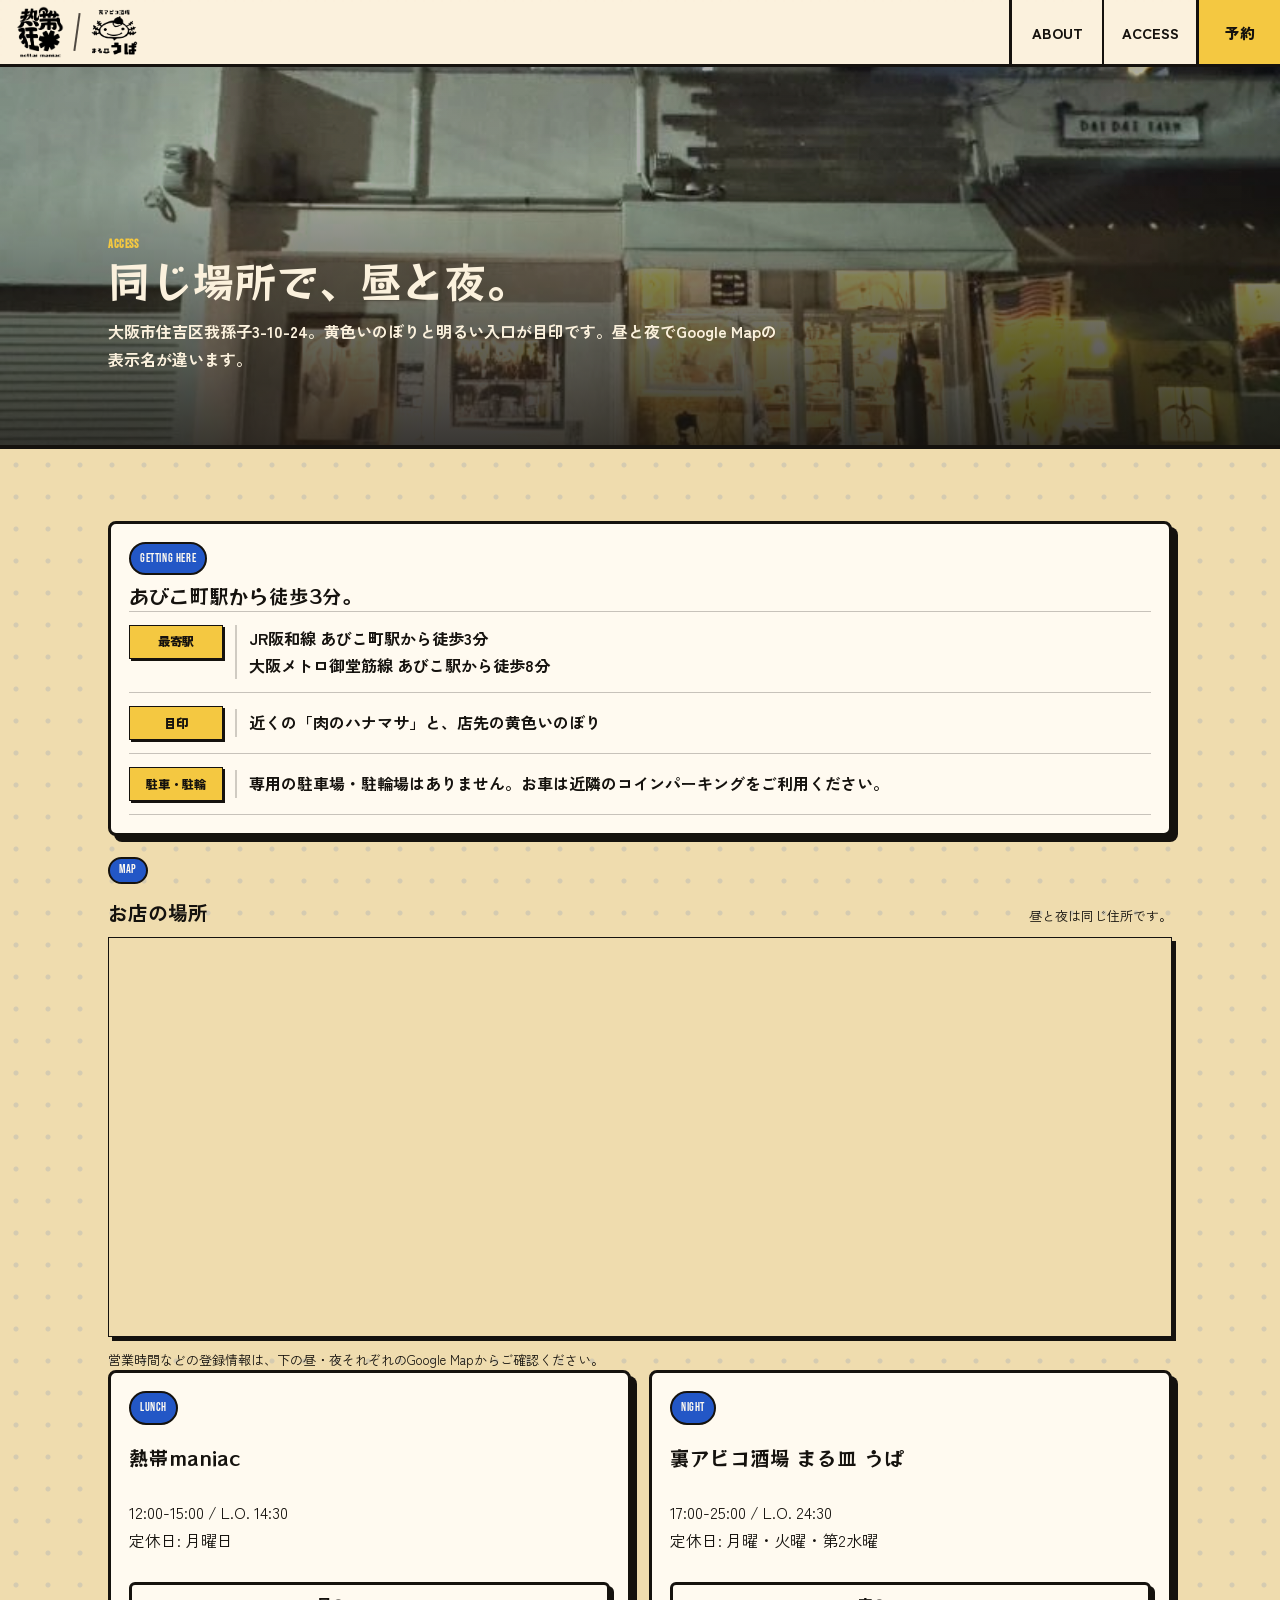
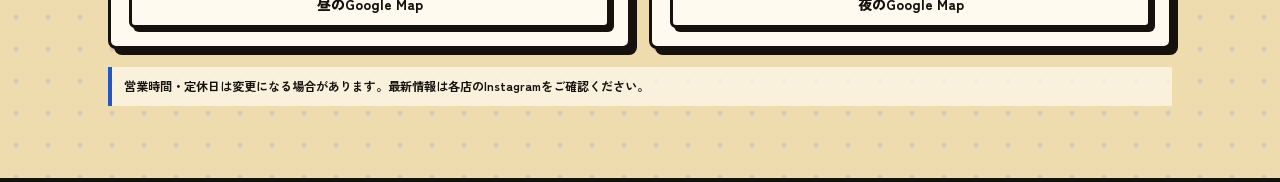
<file: access.html>
<!doctype html>
<html lang="ja">
  <head>
    <meta charset="utf-8" />
    <meta name="viewport" content="width=device-width, initial-scale=1, viewport-fit=cover" />
    <meta name="description" content="熱帯maniac / まる皿うぱのアクセス、営業時間、Google Map。" />
    <title>ACCESS | 熱帯maniac / まる皿うぱ</title>
    <link rel="icon" href="assets/favicon-upa.png?v=20260715" type="image/png" />
    <link rel="apple-touch-icon" href="assets/favicon-upa.png?v=20260715" />
    <!-- OGP: GitHub Pagesの公開URLを使用 -->
    <meta property="og:type" content="website" />
    <meta property="og:site_name" content="熱帯maniac / まる皿うぱ" />
    <meta property="og:title" content="ACCESS | 熱帯maniac / まる皿うぱ" />
    <meta property="og:description" content="大阪市住吉区我孫子3-10-24。昼と夜でGoogle Mapの表示名が違います。" />
    <meta property="og:locale" content="ja_JP" />
    <meta property="og:image" content="https://manny0825.github.io/UPA/assets/favicon-upa.png?v=20260715" />
    <meta property="og:image:alt" content="まる皿うぱのロゴ" />
    <meta name="twitter:card" content="summary_large_image" />
    <meta name="twitter:image" content="https://manny0825.github.io/UPA/assets/favicon-upa.png?v=20260715" />
    <link rel="preconnect" href="https://fonts.googleapis.com" />
    <link rel="preconnect" href="https://fonts.gstatic.com" crossorigin />
    <link
      href="https://fonts.googleapis.com/css2?family=Bebas+Neue&family=RocknRoll+One&family=Zen+Kaku+Gothic+New:wght@400;500;700;900&display=swap"
      rel="stylesheet"
    />
    <link rel="stylesheet" href="styles.css?v=20260714-3" />
  </head>
  <body data-page="sub">
    <header class="site-header">
      <a class="brand" href="index.html" aria-label="トップへ">
        <img class="brand-logo brand-logo-lunch" src="assets/logo-nettai-maniac.png" alt="熱帯maniac" />
        <span class="brand-separator" aria-hidden="true"></span>
        <img class="brand-logo brand-logo-night" src="assets/logo-maruzara-upa.png" alt="裏アビコ酒場 まる皿うぱ" />
      </a>
      <nav class="header-nav" aria-label="主要メニュー">
        <a href="about.html">ABOUT</a>
        <a href="access.html">ACCESS</a>
      </nav>
      <a class="header-reserve" href="https://www.instagram.com/maruzara_upa/" target="_blank" rel="noopener">予約</a>
    </header>

    <main>
      <section class="sub-hero photo-hero access-hero">
        <img src="assets/store-exterior.jpg" alt="熱帯maniac・まる皿うぱの店舗外観" />
        <div class="section-inner">
          <p class="section-kicker">ACCESS</p>
          <h1>同じ場所で、昼と夜。</h1>
          <p>大阪市住吉区我孫子3-10-24。黄色いのぼりと明るい入口が目印です。昼と夜でGoogle Mapの表示名が違います。</p>
        </div>
      </section>

      <section class="sub-section">
        <div class="section-inner">
          <article class="info-card access-guide" aria-labelledby="access-guide-title">
            <p class="stamp">GETTING HERE</p>
            <h2 id="access-guide-title">あびこ町駅から徒歩3分。</h2>
            <dl class="access-facts">
              <div>
                <dt>最寄駅</dt>
                <dd>JR阪和線 あびこ町駅から徒歩3分<br />大阪メトロ御堂筋線 あびこ駅から徒歩8分</dd>
              </div>
              <div>
                <dt>目印</dt>
                <dd>近くの「肉のハナマサ」と、店先の黄色いのぼり</dd>
              </div>
              <div>
                <dt>駐車・駐輪</dt>
                <dd>専用の駐車場・駐輪場はありません。お車は近隣のコインパーキングをご利用ください。</dd>
              </div>
            </dl>
          </article>

          <section class="access-map" aria-labelledby="access-map-title">
            <div class="access-map-heading">
              <div>
                <p class="stamp">MAP</p>
                <h2 id="access-map-title">お店の場所</h2>
              </div>
              <p>昼と夜は同じ住所です。</p>
            </div>
            <div class="map-embed">
              <iframe
                title="熱帯maniac・まる皿うぱのGoogle Map"
                src="https://www.google.com/maps?q=%E3%80%92558-0014%20%E5%A4%A7%E9%98%AA%E5%BA%9C%E5%A4%A7%E9%98%AA%E5%B8%82%E4%BD%8F%E5%90%89%E5%8C%BA%E6%88%91%E5%AD%AB%E5%AD%903%E4%B8%81%E7%9B%AE10-24&amp;z=17&amp;output=embed"
                loading="lazy"
                referrerpolicy="no-referrer-when-downgrade"
                allowfullscreen
              ></iframe>
            </div>
            <p class="map-caption">営業時間などの登録情報は、下の昼・夜それぞれのGoogle Mapからご確認ください。</p>
          </section>

          <div class="access-grid">
            <article class="info-card">
              <p class="stamp">LUNCH</p>
              <h2>熱帯maniac</h2>
              <p>12:00-15:00 / L.O. 14:30<br />定休日: 月曜日</p>
              <a class="btn btn-secondary" href="https://maps.app.goo.gl/uq1thsWHEAECLK3E9" target="_blank" rel="noopener">昼のGoogle Map</a>
            </article>
            <article class="info-card">
              <p class="stamp">NIGHT</p>
              <h2>裏アビコ酒場 まる皿 うぱ</h2>
              <p>17:00-25:00 / L.O. 24:30<br />定休日: 月曜・火曜・第2水曜</p>
              <a class="btn btn-secondary" href="https://maps.app.goo.gl/LU6iDA8EYaZcU8mW7" target="_blank" rel="noopener">夜のGoogle Map</a>
            </article>
          </div>
          <p class="hours-note access-hours-note">営業時間・定休日は変更になる場合があります。最新情報は各店のInstagramをご確認ください。</p>
        </div>
      </section>
    </main>

    <nav class="mobile-cta" aria-label="固定アクション">
      <a href="about.html">ABOUT</a>
      <a href="index.html">TOP</a>
      <a href="access.html">ACCESS</a>
      <a class="mobile-cta-reserve" href="https://www.instagram.com/maruzara_upa/" target="_blank" rel="noopener">予約</a>
    </nav>
    <script src="script.js?v=20260714"></script>
  </body>
</html>
</file>
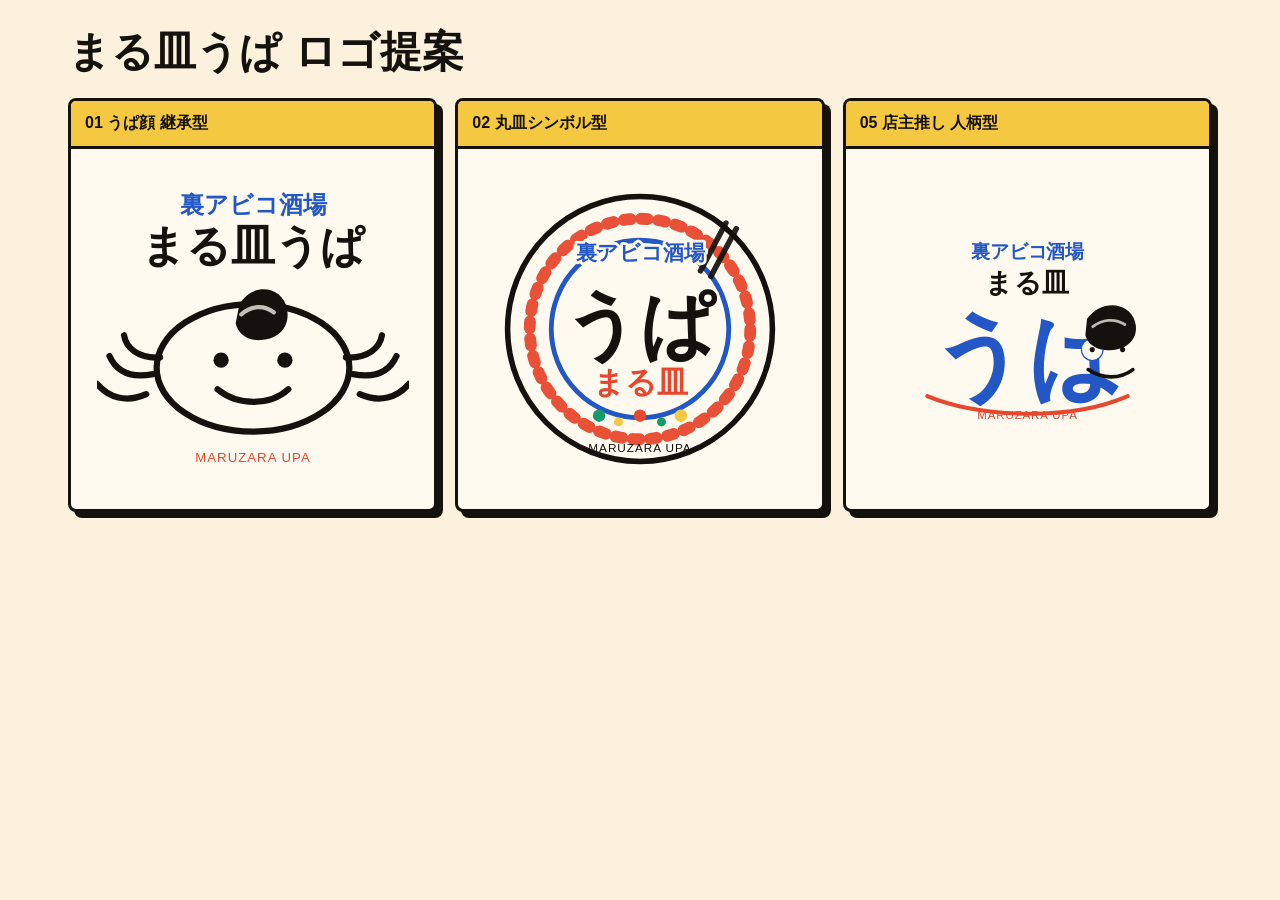
<file: logo-proposals.html>
<!doctype html>
<html lang="ja">
  <head>
    <meta charset="utf-8" />
    <meta name="viewport" content="width=device-width, initial-scale=1" />
    <title>まる皿うぱ ロゴ提案</title>
    <link rel="icon" href="assets/favicon-upa.png" type="image/png" />
    <link rel="apple-touch-icon" href="assets/favicon-upa.png" />
    <style>
      :root {
        --ink: #15120e;
        --paper: #fbf1dd;
        --white: #fffaf0;
        --yellow: #f4c841;
      }

      * {
        box-sizing: border-box;
      }

      body {
        margin: 0;
        color: var(--ink);
        background: var(--paper);
        font-family: "Noto Sans JP", "BIZ UDPGothic", "Yu Gothic", sans-serif;
      }

      main {
        width: min(100%, 1180px);
        margin: 0 auto;
        padding: 28px 18px;
      }

      h1 {
        margin: 0 0 22px;
        font-size: clamp(1.5rem, 5vw, 2.6rem);
        line-height: 1.15;
      }

      .logo-grid {
        display: grid;
        gap: 18px;
      }

      .proposal {
        overflow: hidden;
        background: var(--white);
        border: 3px solid var(--ink);
        border-radius: 8px;
        box-shadow: 6px 6px 0 var(--ink);
      }

      .proposal h2 {
        margin: 0;
        padding: 12px 14px;
        background: var(--yellow);
        border-bottom: 3px solid var(--ink);
        font-size: 1rem;
      }

      .proposal img {
        display: block;
        width: 100%;
        height: 360px;
        padding: 24px;
        object-fit: contain;
      }

      @media (min-width: 760px) {
        .logo-grid {
          grid-template-columns: repeat(3, minmax(0, 1fr));
        }
      }
    </style>
  </head>
  <body>
    <main>
      <h1>まる皿うぱ ロゴ提案</h1>
      <div class="logo-grid">
        <section class="proposal">
          <h2>01 うぱ顔 継承型</h2>
          <img src="assets/logo-proposal-01-upa-face.svg" alt="うぱ顔 継承型のロゴ案" />
        </section>
        <section class="proposal">
          <h2>02 丸皿シンボル型</h2>
          <img src="assets/logo-proposal-02-round-plate.svg" alt="丸皿シンボル型のロゴ案" />
        </section>
        <section class="proposal">
          <h2>05 店主推し 人柄型</h2>
          <img src="assets/logo-proposal-05-word-face.svg" alt="店主推し 人柄型のロゴ案" />
        </section>
      </div>
    </main>
  </body>
</html>
</file>
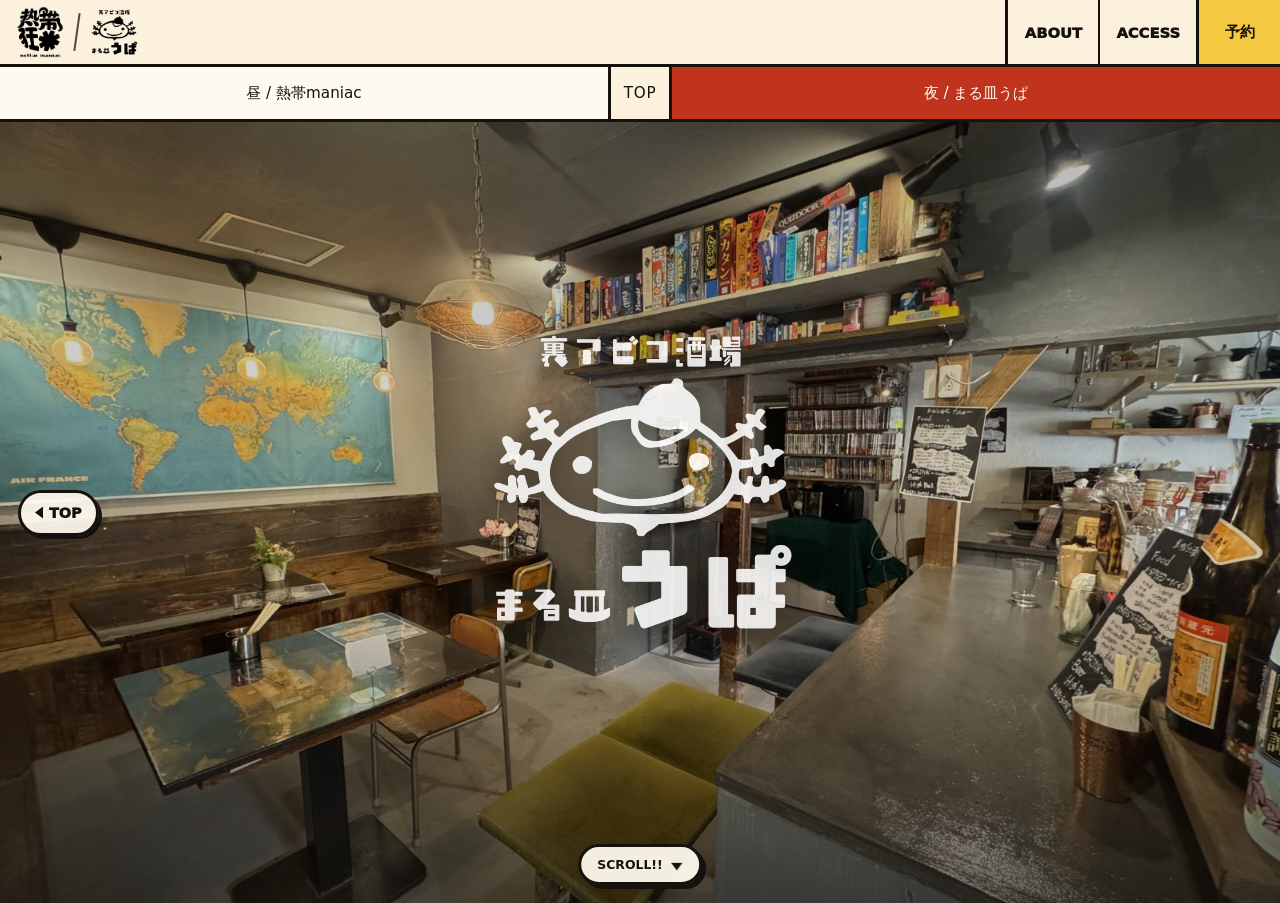
<file: party.html>
<!doctype html>
<html lang="ja">
  <head>
    <meta charset="utf-8" />
    <meta name="viewport" content="width=device-width, initial-scale=1, viewport-fit=cover" />
    <meta http-equiv="refresh" content="0; url=index.html#private-party" />
    <meta name="robots" content="noindex" />
    <link rel="canonical" href="index.html#private-party" />
    <meta name="description" content="熱帯maniac / まる皿うぱの宴会・貸切相談ページ。" />
    <title>貸切 | 熱帯maniac / まる皿うぱ</title>
    <link rel="icon" href="assets/favicon-upa.png?v=20260715" type="image/png" />
    <link rel="apple-touch-icon" href="assets/favicon-upa.png?v=20260715" />
    <!-- OGP: GitHub Pagesの公開URLを使用 -->
    <meta property="og:type" content="website" />
    <meta property="og:site_name" content="熱帯maniac / まる皿うぱ" />
    <meta property="og:title" content="貸切 | 熱帯maniac / まる皿うぱ" />
    <meta property="og:description" content="宴会・貸切はInstagram DMで相談。カウンター、テーブル、立ち飲みから選べます。" />
    <meta property="og:locale" content="ja_JP" />
    <meta property="og:image" content="https://manny0825.github.io/UPA/assets/favicon-upa.png?v=20260715" />
    <meta property="og:image:alt" content="まる皿うぱのロゴ" />
    <meta name="twitter:card" content="summary_large_image" />
    <meta name="twitter:image" content="https://manny0825.github.io/UPA/assets/favicon-upa.png?v=20260715" />
    <link rel="preconnect" href="https://fonts.googleapis.com" />
    <link rel="preconnect" href="https://fonts.gstatic.com" crossorigin />
    <link
      href="https://fonts.googleapis.com/css2?family=Bebas+Neue&family=RocknRoll+One&family=Zen+Kaku+Gothic+New:wght@400;500;700;900&display=swap"
      rel="stylesheet"
    />
    <link rel="stylesheet" href="styles.css?v=20260714-3" />
  </head>
  <body data-page="sub">
    <header class="site-header">
      <a class="brand" href="index.html" aria-label="トップへ">
        <img class="brand-logo brand-logo-lunch" src="assets/logo-nettai-maniac.png" alt="熱帯maniac" />
        <span class="brand-separator" aria-hidden="true"></span>
        <img class="brand-logo brand-logo-night" src="assets/logo-maruzara-upa.png" alt="裏アビコ酒場 まる皿うぱ" />
      </a>
      <nav class="header-nav" aria-label="主要メニュー">
        <a href="about.html">ABOUT</a>
        <a href="access.html">ACCESS</a>
      </nav>
      <a class="header-reserve" href="https://www.instagram.com/maruzara_upa/" target="_blank" rel="noopener">予約</a>
    </header>

    <main>
      <section class="sub-hero photo-hero">
        <img src="assets/store-interior-wide.jpg" alt="" />
        <div class="section-inner">
          <p class="section-kicker">PRIVATE PARTY</p>
          <h1>気取らない宴会と貸切。</h1>
          <p>カウンター、テーブル、立ち飲み。人数や料理はInstagram DMから相談できます。</p>
        </div>
      </section>

      <section class="sub-section">
        <div class="section-inner party-grid">
          <article class="info-card">
            <span class="seat-icon" aria-hidden="true">C</span>
            <h2>カウンター</h2>
            <p>腰を据えて、料理とお酒をゆっくり楽しむ席。</p>
          </article>
          <article class="info-card">
            <span class="seat-icon" aria-hidden="true">T</span>
            <h2>テーブル</h2>
            <p>家族や仲間と、料理を囲んでゆっくり過ごす席。</p>
          </article>
          <article class="info-card">
            <span class="seat-icon" aria-hidden="true">S</span>
            <h2>立ち飲み</h2>
            <p>うぱさんとの会話をいちばん楽しめる席。ドリンクは50円引きで、お通しはあり・なしを選べます。</p>
          </article>
          <article class="info-card callout-card">
            <p class="stamp">DM</p>
            <h2>貸切相談</h2>
            <p>人数、希望日時、料理のイメージをInstagram DMへ。</p>
            <a class="btn btn-primary" href="https://www.instagram.com/maruzara_upa/" target="_blank" rel="noopener">Instagram DMで相談</a>
          </article>
        </div>
        <div class="section-inner interior-gallery" aria-label="店内写真">
          <img src="assets/store-interior-wide.jpg" alt="カウンターとテーブル席を写した店内写真" loading="lazy" decoding="async" />
          <img src="assets/store-interior-seats.jpg" alt="地図の壁とテーブル席を写した店内写真" loading="lazy" decoding="async" />
        </div>
      </section>
    </main>

    <nav class="mobile-cta" aria-label="固定アクション">
      <a href="about.html">ABOUT</a>
      <a href="index.html">TOP</a>
      <a href="access.html">ACCESS</a>
      <a class="mobile-cta-reserve" href="https://www.instagram.com/maruzara_upa/" target="_blank" rel="noopener">予約</a>
    </nav>

    <script src="script.js?v=20260714"></script>
  </body>
</html>
</file>
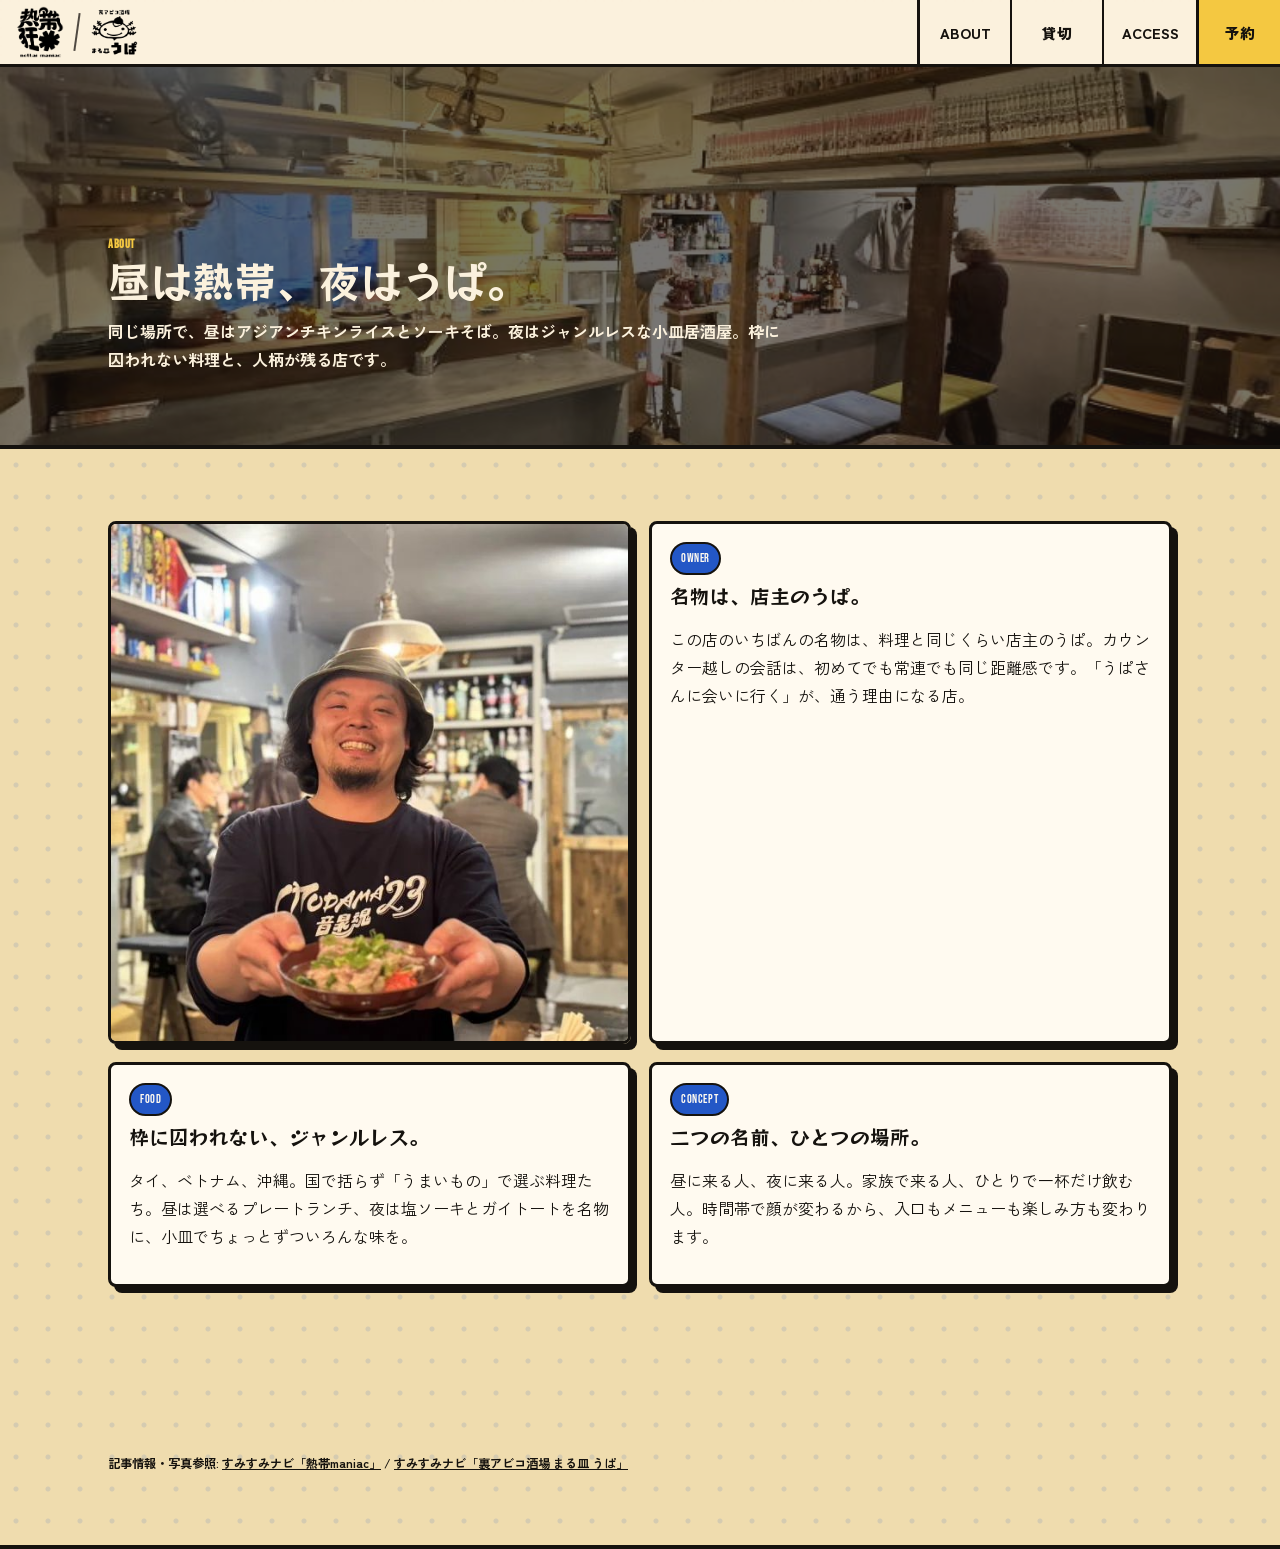
<file: UpaHP/about.html>
<!doctype html>
<html lang="ja">
  <head>
    <meta charset="utf-8" />
    <meta name="viewport" content="width=device-width, initial-scale=1, viewport-fit=cover" />
    <meta name="description" content="熱帯maniac / まる皿うぱのコンセプトと、昼夜で名前が変わる店のこと。" />
    <title>ABOUT | 熱帯maniac / まる皿うぱ</title>
    <link rel="icon" href="assets/favicon-32.png" type="image/png" sizes="32x32" />
    <link rel="apple-touch-icon" href="assets/favicon-180.png" />
    <!-- OGP: 公開ドメインが決まったら og:image を絶対URLに差し替える -->
    <meta property="og:type" content="website" />
    <meta property="og:site_name" content="熱帯maniac / まる皿うぱ" />
    <meta property="og:title" content="ABOUT | 熱帯maniac / まる皿うぱ" />
    <meta property="og:description" content="店主うぱの人柄と、枠に囚われないジャンルレスな料理。昼夜で名前が変わる店のこと。" />
    <meta property="og:locale" content="ja_JP" />
    <meta property="og:image" content="https://REPLACE-WITH-DOMAIN.example/assets/upa-owner.jpg" />
    <meta name="twitter:card" content="summary_large_image" />
    <link rel="preconnect" href="https://fonts.googleapis.com" />
    <link rel="preconnect" href="https://fonts.gstatic.com" crossorigin />
    <link
      href="https://fonts.googleapis.com/css2?family=Bebas+Neue&family=RocknRoll+One&family=Zen+Kaku+Gothic+New:wght@400;500;700;900&display=swap"
      rel="stylesheet"
    />
    <link rel="stylesheet" href="styles.css" />
  </head>
  <body data-page="sub">
    <header class="site-header">
      <a class="brand" href="index.html" aria-label="トップへ">
        <img class="brand-logo brand-logo-lunch" src="assets/logo-nettai-maniac.png" alt="熱帯maniac" />
        <span class="brand-separator" aria-hidden="true"></span>
        <img class="brand-logo brand-logo-night" src="assets/logo-maruzara-upa.png" alt="裏アビコ酒場 まる皿うぱ" />
      </a>
      <nav class="header-nav" aria-label="主要メニュー">
        <a href="about.html">ABOUT</a>
        <a href="party.html">貸切</a>
        <a href="access.html">ACCESS</a>
      </nav>
      <a class="header-reserve" href="https://www.instagram.com/maruzara_upa/" target="_blank" rel="noopener">予約</a>
    </header>

    <main>
      <section class="sub-hero photo-hero">
        <img src="assets/article-night-interior.jpg" alt="" />
        <div class="section-inner">
          <p class="section-kicker">ABOUT</p>
          <h1>昼は熱帯、夜はうぱ。</h1>
          <p>
            同じ場所で、昼はアジアンチキンライスとソーキそば。夜はジャンルレスな小皿居酒屋。枠に囚われない料理と、人柄が残る店です。
          </p>
        </div>
      </section>

      <section class="sub-section">
        <div class="section-inner about-layout">
          <img src="assets/upa-owner.jpg" alt="ウパさんが料理を差し出している写真" loading="lazy" decoding="async" />
          <div class="info-card">
            <p class="stamp">OWNER</p>
            <h2>名物は、店主のうぱ。</h2>
            <p>
              この店のいちばんの名物は、料理と同じくらい店主のうぱ。カウンター越しの会話は、初めてでも常連でも同じ距離感です。「うぱさんに会いに行く」が、通う理由になる店。
            </p>
          </div>
          <div class="info-card">
            <p class="stamp">FOOD</p>
            <h2>枠に囚われない、ジャンルレス。</h2>
            <p>
              タイ、ベトナム、沖縄。国で括らず「うまいもの」で選ぶ料理たち。昼は選べるプレートランチ、夜は塩ソーキとガイトートを名物に、小皿でちょっとずついろんな味を。
            </p>
          </div>
          <div class="info-card">
            <p class="stamp">CONCEPT</p>
            <h2>二つの名前、ひとつの場所。</h2>
            <p>
              昼に来る人、夜に来る人。家族で来る人、ひとりで一杯だけ飲む人。時間帯で顔が変わるから、入口もメニューも楽しみ方も変わります。
            </p>
          </div>
        </div>
        <div class="section-inner">
          <p class="source-note">
            記事情報・写真参照:
            <a href="https://sumi2.jp/open-close/nettai-maniac/" target="_blank" rel="noopener">すみすみナビ「熱帯maniac」</a>
            /
            <a href="https://sumi2.jp/open-close/uraabiko-maruzara-upa-open/" target="_blank" rel="noopener">すみすみナビ「裏アビコ酒場 まる皿 うぱ」</a>
          </p>
        </div>
      </section>
    </main>

    <nav class="mobile-cta" aria-label="固定アクション">
      <a href="about.html">ABOUT</a>
      <a href="party.html">貸切</a>
      <a href="access.html">ACCESS</a>
      <a class="mobile-cta-reserve" href="https://www.instagram.com/maruzara_upa/" target="_blank" rel="noopener">予約</a>
    </nav>

    <script src="script.js"></script>
  </body>
</html>
</file>
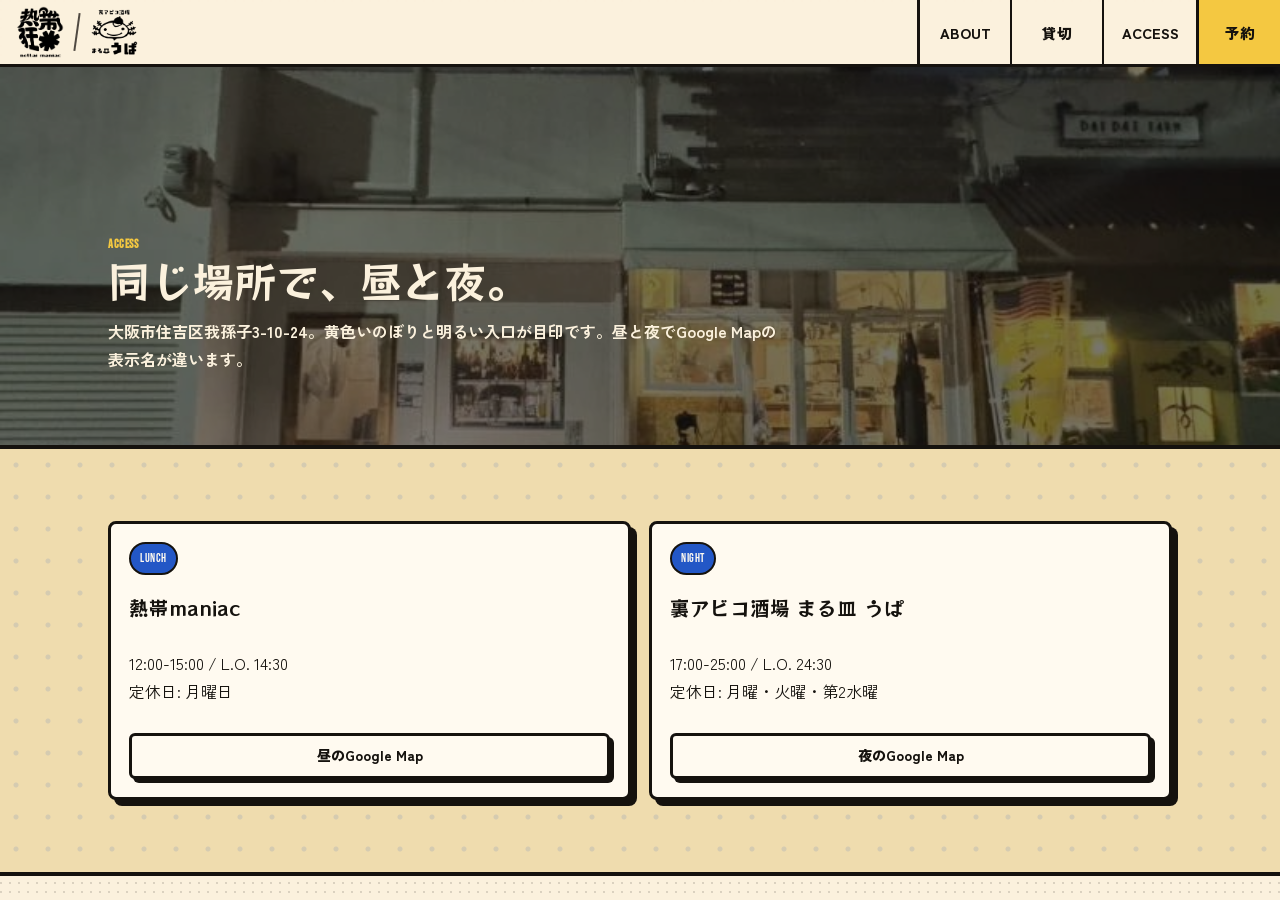
<file: UpaHP/access.html>
<!doctype html>
<html lang="ja">
  <head>
    <meta charset="utf-8" />
    <meta name="viewport" content="width=device-width, initial-scale=1, viewport-fit=cover" />
    <meta name="description" content="熱帯maniac / まる皿うぱのアクセス、営業時間、Google Map。" />
    <title>ACCESS | 熱帯maniac / まる皿うぱ</title>
    <link rel="icon" href="assets/favicon-32.png" type="image/png" sizes="32x32" />
    <link rel="apple-touch-icon" href="assets/favicon-180.png" />
    <!-- OGP: 公開ドメインが決まったら og:image を絶対URLに差し替える -->
    <meta property="og:type" content="website" />
    <meta property="og:site_name" content="熱帯maniac / まる皿うぱ" />
    <meta property="og:title" content="ACCESS | 熱帯maniac / まる皿うぱ" />
    <meta property="og:description" content="大阪市住吉区我孫子3-10-24。昼と夜でGoogle Mapの表示名が違います。" />
    <meta property="og:locale" content="ja_JP" />
    <meta property="og:image" content="https://REPLACE-WITH-DOMAIN.example/assets/store-exterior.jpg" />
    <meta name="twitter:card" content="summary_large_image" />
    <link rel="preconnect" href="https://fonts.googleapis.com" />
    <link rel="preconnect" href="https://fonts.gstatic.com" crossorigin />
    <link
      href="https://fonts.googleapis.com/css2?family=Bebas+Neue&family=RocknRoll+One&family=Zen+Kaku+Gothic+New:wght@400;500;700;900&display=swap"
      rel="stylesheet"
    />
    <link rel="stylesheet" href="styles.css" />
  </head>
  <body data-page="sub">
    <header class="site-header">
      <a class="brand" href="index.html" aria-label="トップへ">
        <img class="brand-logo brand-logo-lunch" src="assets/logo-nettai-maniac.png" alt="熱帯maniac" />
        <span class="brand-separator" aria-hidden="true"></span>
        <img class="brand-logo brand-logo-night" src="assets/logo-maruzara-upa.png" alt="裏アビコ酒場 まる皿うぱ" />
      </a>
      <nav class="header-nav" aria-label="主要メニュー">
        <a href="about.html">ABOUT</a>
        <a href="party.html">貸切</a>
        <a href="access.html">ACCESS</a>
      </nav>
      <a class="header-reserve" href="https://www.instagram.com/maruzara_upa/" target="_blank" rel="noopener">予約</a>
    </header>

    <main>
      <section class="sub-hero photo-hero">
        <img src="assets/store-exterior.jpg" alt="" />
        <div class="section-inner">
          <p class="section-kicker">ACCESS</p>
          <h1>同じ場所で、昼と夜。</h1>
          <p>大阪市住吉区我孫子3-10-24。黄色いのぼりと明るい入口が目印です。昼と夜でGoogle Mapの表示名が違います。</p>
        </div>
      </section>

      <section class="sub-section">
        <div class="section-inner">
          <div class="access-grid">
            <article class="info-card">
              <p class="stamp">LUNCH</p>
              <h2>熱帯maniac</h2>
              <p>12:00-15:00 / L.O. 14:30<br />定休日: 月曜日</p>
              <a class="btn btn-secondary" href="https://maps.app.goo.gl/uq1thsWHEAECLK3E9" target="_blank" rel="noopener">昼のGoogle Map</a>
            </article>
            <article class="info-card">
              <p class="stamp">NIGHT</p>
              <h2>裏アビコ酒場 まる皿 うぱ</h2>
              <p>17:00-25:00 / L.O. 24:30<br />定休日: 月曜・火曜・第2水曜</p>
              <a class="btn btn-secondary" href="https://maps.app.goo.gl/LU6iDA8EYaZcU8mW7" target="_blank" rel="noopener">夜のGoogle Map</a>
            </article>
          </div>
        </div>
      </section>
    </main>

    <nav class="mobile-cta" aria-label="固定アクション">
      <a href="about.html">ABOUT</a>
      <a href="party.html">貸切</a>
      <a href="access.html">ACCESS</a>
      <a class="mobile-cta-reserve" href="https://www.instagram.com/maruzara_upa/" target="_blank" rel="noopener">予約</a>
    </nav>
    <script src="script.js"></script>
  </body>
</html>
</file>
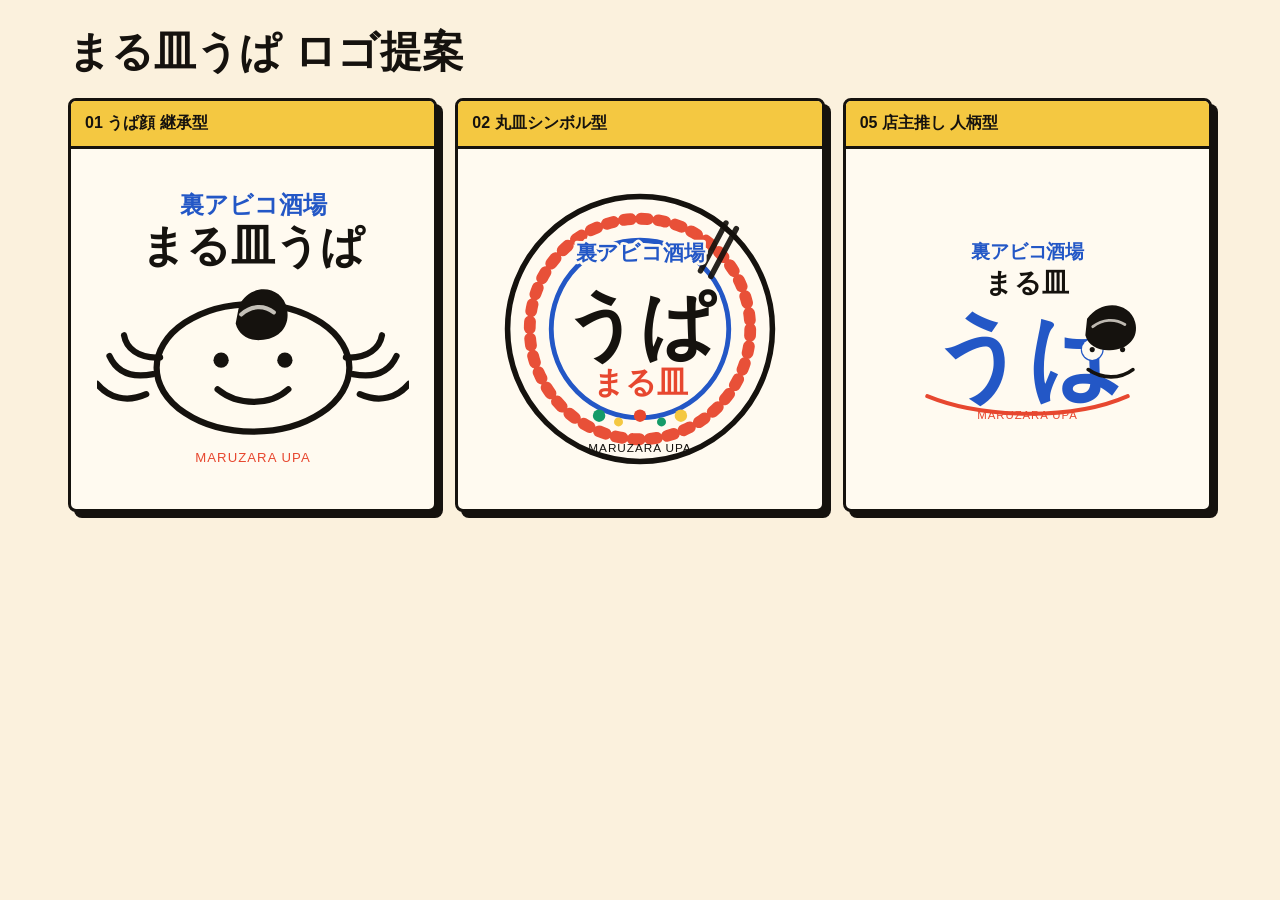
<file: UpaHP/logo-proposals.html>
<!doctype html>
<html lang="ja">
  <head>
    <meta charset="utf-8" />
    <meta name="viewport" content="width=device-width, initial-scale=1" />
    <title>まる皿うぱ ロゴ提案</title>
    <style>
      :root {
        --ink: #15120e;
        --paper: #fbf1dd;
        --white: #fffaf0;
        --yellow: #f4c841;
      }

      * {
        box-sizing: border-box;
      }

      body {
        margin: 0;
        color: var(--ink);
        background: var(--paper);
        font-family: "Noto Sans JP", "BIZ UDPGothic", "Yu Gothic", sans-serif;
      }

      main {
        width: min(100%, 1180px);
        margin: 0 auto;
        padding: 28px 18px;
      }

      h1 {
        margin: 0 0 22px;
        font-size: clamp(1.5rem, 5vw, 2.6rem);
        line-height: 1.15;
      }

      .logo-grid {
        display: grid;
        gap: 18px;
      }

      .proposal {
        overflow: hidden;
        background: var(--white);
        border: 3px solid var(--ink);
        border-radius: 8px;
        box-shadow: 6px 6px 0 var(--ink);
      }

      .proposal h2 {
        margin: 0;
        padding: 12px 14px;
        background: var(--yellow);
        border-bottom: 3px solid var(--ink);
        font-size: 1rem;
      }

      .proposal img {
        display: block;
        width: 100%;
        height: 360px;
        padding: 24px;
        object-fit: contain;
      }

      @media (min-width: 760px) {
        .logo-grid {
          grid-template-columns: repeat(3, minmax(0, 1fr));
        }
      }
    </style>
  </head>
  <body>
    <main>
      <h1>まる皿うぱ ロゴ提案</h1>
      <div class="logo-grid">
        <section class="proposal">
          <h2>01 うぱ顔 継承型</h2>
          <img src="assets/logo-proposal-01-upa-face.svg" alt="うぱ顔 継承型のロゴ案" />
        </section>
        <section class="proposal">
          <h2>02 丸皿シンボル型</h2>
          <img src="assets/logo-proposal-02-round-plate.svg" alt="丸皿シンボル型のロゴ案" />
        </section>
        <section class="proposal">
          <h2>05 店主推し 人柄型</h2>
          <img src="assets/logo-proposal-05-word-face.svg" alt="店主推し 人柄型のロゴ案" />
        </section>
      </div>
    </main>
  </body>
</html>
</file>
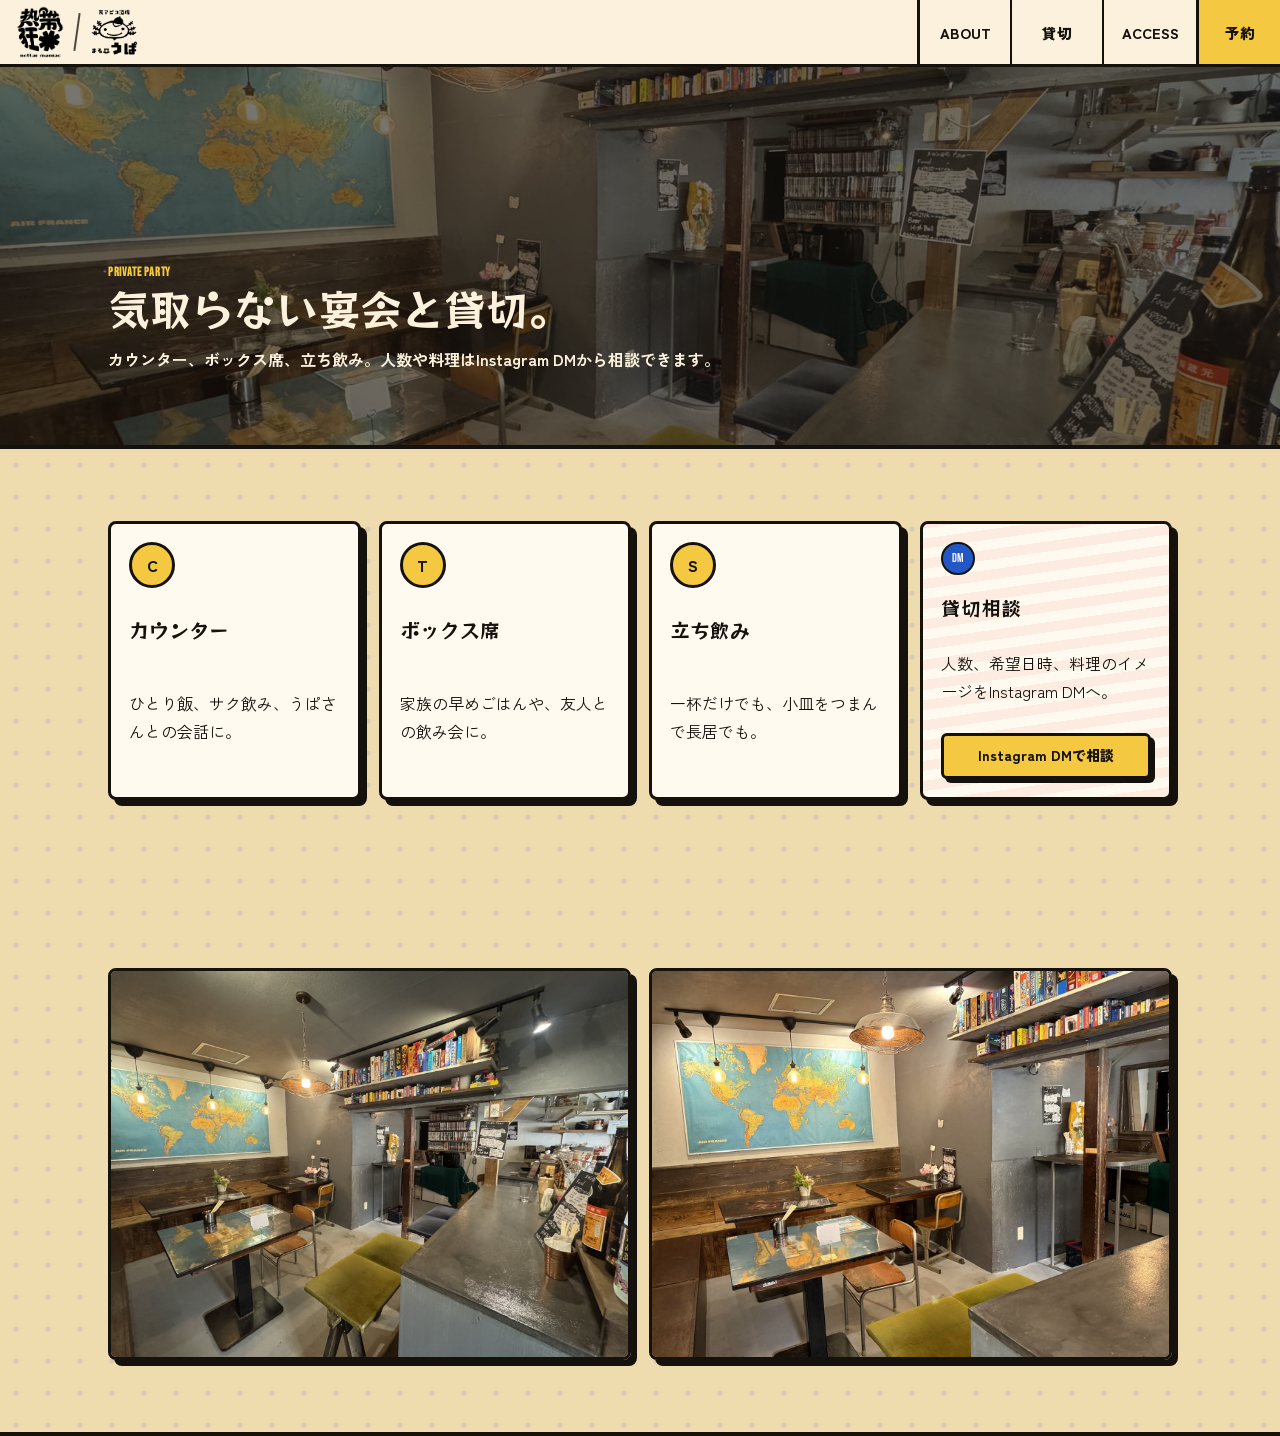
<file: UpaHP/party.html>
<!doctype html>
<html lang="ja">
  <head>
    <meta charset="utf-8" />
    <meta name="viewport" content="width=device-width, initial-scale=1, viewport-fit=cover" />
    <meta name="description" content="熱帯maniac / まる皿うぱの宴会・貸切相談ページ。" />
    <title>貸切 | 熱帯maniac / まる皿うぱ</title>
    <link rel="icon" href="assets/favicon-32.png" type="image/png" sizes="32x32" />
    <link rel="apple-touch-icon" href="assets/favicon-180.png" />
    <!-- OGP: 公開ドメインが決まったら og:image を絶対URLに差し替える -->
    <meta property="og:type" content="website" />
    <meta property="og:site_name" content="熱帯maniac / まる皿うぱ" />
    <meta property="og:title" content="貸切 | 熱帯maniac / まる皿うぱ" />
    <meta property="og:description" content="宴会・貸切はInstagram DMで相談。カウンター、ボックス席、立ち飲みから選べます。" />
    <meta property="og:locale" content="ja_JP" />
    <meta property="og:image" content="https://REPLACE-WITH-DOMAIN.example/assets/store-interior-wide.jpg" />
    <meta name="twitter:card" content="summary_large_image" />
    <link rel="preconnect" href="https://fonts.googleapis.com" />
    <link rel="preconnect" href="https://fonts.gstatic.com" crossorigin />
    <link
      href="https://fonts.googleapis.com/css2?family=Bebas+Neue&family=RocknRoll+One&family=Zen+Kaku+Gothic+New:wght@400;500;700;900&display=swap"
      rel="stylesheet"
    />
    <link rel="stylesheet" href="styles.css" />
  </head>
  <body data-page="sub">
    <header class="site-header">
      <a class="brand" href="index.html" aria-label="トップへ">
        <img class="brand-logo brand-logo-lunch" src="assets/logo-nettai-maniac.png" alt="熱帯maniac" />
        <span class="brand-separator" aria-hidden="true"></span>
        <img class="brand-logo brand-logo-night" src="assets/logo-maruzara-upa.png" alt="裏アビコ酒場 まる皿うぱ" />
      </a>
      <nav class="header-nav" aria-label="主要メニュー">
        <a href="about.html">ABOUT</a>
        <a href="party.html">貸切</a>
        <a href="access.html">ACCESS</a>
      </nav>
      <a class="header-reserve" href="https://www.instagram.com/maruzara_upa/" target="_blank" rel="noopener">予約</a>
    </header>

    <main>
      <section class="sub-hero photo-hero">
        <img src="assets/store-interior-wide.jpg" alt="" />
        <div class="section-inner">
          <p class="section-kicker">PRIVATE PARTY</p>
          <h1>気取らない宴会と貸切。</h1>
          <p>カウンター、ボックス席、立ち飲み。人数や料理はInstagram DMから相談できます。</p>
        </div>
      </section>

      <section class="sub-section">
        <div class="section-inner party-grid">
          <article class="info-card">
            <span class="seat-icon" aria-hidden="true">C</span>
            <h2>カウンター</h2>
            <p>ひとり飯、サク飲み、うぱさんとの会話に。</p>
          </article>
          <article class="info-card">
            <span class="seat-icon" aria-hidden="true">T</span>
            <h2>ボックス席</h2>
            <p>家族の早めごはんや、友人との飲み会に。</p>
          </article>
          <article class="info-card">
            <span class="seat-icon" aria-hidden="true">S</span>
            <h2>立ち飲み</h2>
            <p>一杯だけでも、小皿をつまんで長居でも。</p>
          </article>
          <article class="info-card callout-card">
            <p class="stamp">DM</p>
            <h2>貸切相談</h2>
            <p>人数、希望日時、料理のイメージをInstagram DMへ。</p>
            <a class="btn btn-primary" href="https://www.instagram.com/maruzara_upa/" target="_blank" rel="noopener">Instagram DMで相談</a>
          </article>
        </div>
        <div class="section-inner interior-gallery" aria-label="店内写真">
          <img src="assets/store-interior-wide.jpg" alt="カウンターとテーブル席を写した店内写真" loading="lazy" decoding="async" />
          <img src="assets/store-interior-seats.jpg" alt="地図の壁とテーブル席を写した店内写真" loading="lazy" decoding="async" />
        </div>
      </section>
    </main>

    <nav class="mobile-cta" aria-label="固定アクション">
      <a href="about.html">ABOUT</a>
      <a href="party.html">貸切</a>
      <a href="access.html">ACCESS</a>
      <a class="mobile-cta-reserve" href="https://www.instagram.com/maruzara_upa/" target="_blank" rel="noopener">予約</a>
    </nav>

    <script src="script.js"></script>
  </body>
</html>
</file>
<file: styles.css>
:root {
  --ink: #15120e;
  --paper: #fbf1dd;
  --paper-deep: #efdcae;
  --white: #fffaf0;
  --yellow: #f4c841;
  --green: #159b68;
  --red: #e7472f;
  --blue: #2357c6;
  /* 白文字を載せる背景・紙の上の文字用(コントラストAA確保) */
  --green-deep: #10835a;
  --red-deep: #c0341d;
  --shadow: rgba(21, 18, 14, 0.28);
  --header-height: 64px;
  --cta-height: 58px;
  /* ホームインジケータ等の切り欠きぶん。非対応端末は0pxにフォールバック */
  --safe-bottom: env(safe-area-inset-bottom, 0px);
  --fv-ease: cubic-bezier(0.22, 0.9, 0.3, 1);

  /* 本文=角ゴ / 見出し=看板ポップ体 / 英字・価格=ポスター体 */
  --font-body:
    "Zen Kaku Gothic New",
    "Hiragino Kaku Gothic ProN",
    "Hiragino Sans",
    "Yu Gothic",
    Meiryo,
    system-ui,
    sans-serif;
  --font-display: "RocknRoll One", var(--font-body);
  --font-latin: "Bebas Neue", var(--font-display);
}

* {
  box-sizing: border-box;
}

html {
  scroll-behavior: smooth;
}

body {
  margin: 0;
  padding-bottom: calc(var(--cta-height) + var(--safe-bottom));
  color: var(--ink);
  background:
    radial-gradient(circle at 1px 1px, rgba(21, 18, 14, 0.14) 1px, transparent 0) 0 0 / 9px 9px,
    var(--paper);
  font-family: var(--font-body);
  letter-spacing: 0;
}

body[data-page="home"] {
  height: 100svh;
  padding-bottom: 0;
  overflow: hidden;
  overscroll-behavior: none;
}

img {
  display: block;
  max-width: 100%;
}

a {
  color: inherit;
}

button,
a {
  -webkit-tap-highlight-color: transparent;
}

.visually-hidden {
  position: absolute;
  width: 1px;
  height: 1px;
  margin: -1px;
  padding: 0;
  overflow: hidden;
  clip: rect(0 0 0 0);
  white-space: nowrap;
  border: 0;
}

.skip-link {
  position: fixed;
  top: 8px;
  left: 8px;
  z-index: 100;
  transform: translateY(-140%);
  padding: 10px 12px;
  color: var(--white);
  background: var(--ink);
}

.skip-link:focus {
  transform: translateY(0);
}

/* ------------------------------ header ------------------------------ */

.site-header {
  position: sticky;
  top: 0;
  z-index: 50;
  display: flex;
  min-height: var(--header-height);
  background: rgba(251, 241, 221, 0.96);
  border-bottom: 3px solid var(--ink);
  backdrop-filter: blur(8px);
}

.brand {
  display: flex;
  align-items: center;
  gap: 8px;
  min-height: var(--header-height);
  min-width: 0;
  padding: 0 10px;
  text-decoration: none;
}

.brand-logo {
  flex: 0 0 auto;
  width: 44px;
  height: 44px;
  object-fit: contain;
}

.brand-separator {
  flex: 0 0 auto;
  width: 2px;
  height: 32px;
  background: var(--ink);
  transform: rotate(8deg);
  opacity: 0.75;
}

.header-nav {
  display: flex;
  margin-left: auto;
  border-left: 3px solid var(--ink);
}

.header-nav a {
  display: grid;
  place-items: center;
  min-width: 54px;
  padding: 0 8px;
  border-right: 2px solid var(--ink);
  font-size: 0.72rem;
  font-weight: 950;
  text-decoration: none;
}

.header-nav a:last-child {
  border-right: 0;
}

.header-reserve {
  display: grid;
  place-items: center;
  min-width: 58px;
  padding: 0 10px;
  color: var(--ink);
  background: var(--yellow);
  border-left: 3px solid var(--ink);
  font-size: 0.78rem;
  font-weight: 950;
  text-decoration: none;
}

/* --------------------------- first view ----------------------------- */

.fv {
  display: flex;
  flex-direction: column;
  height: calc(100svh - var(--header-height) - var(--cta-height) - var(--safe-bottom));
}

.fv-tabbar {
  background: var(--white);
  border-bottom: 3px solid var(--ink);
}

.fv-tabs {
  display: grid;
  grid-template-columns: 1fr auto 1fr;
}

/* tablistの中身(タブ2つ)をグリッドに直接参加させ、UPAボタンを中央に挟む */
.fv-tablist {
  display: contents;
}

.fv-tab-lunch {
  order: 1;
}

.fv-home {
  order: 2;
}

.fv-tab-night {
  order: 3;
}

.fv-tab {
  min-width: 0;
  min-height: 46px;
  appearance: none;
  border: 0;
  color: var(--ink);
  background: var(--white);
  font: inherit;
  font-size: 0.82rem;
  font-weight: 950;
  cursor: pointer;
  transition: background-color 0.25s ease, color 0.25s ease;
}

.fv-tab-lunch.is-active {
  background: var(--green-deep);
  color: var(--white);
}

.fv-tab-night.is-active {
  background: var(--red-deep);
  color: var(--white);
}

.fv-home {
  display: grid;
  place-items: center;
  width: 52px;
  appearance: none;
  border: 0;
  border-right: 3px solid var(--ink);
  border-left: 3px solid var(--ink);
  color: var(--ink);
  background: var(--paper);
  font: inherit;
  font-size: 0.68rem;
  font-weight: 950;
  cursor: pointer;
  transition: background-color 0.25s ease;
}

.fv-home.is-active {
  background: var(--yellow);
}

.fv-viewport {
  position: relative;
  flex: 1;
  min-height: 0;
  overflow: hidden;
  background: var(--ink);
  touch-action: pan-y;
  cursor: grab;
}

.fv-viewport:has(.fv-track.is-dragging) {
  cursor: grabbing;
}

.fv-viewport img {
  user-select: none;
  -webkit-user-drag: none;
}

.fv-track {
  display: flex;
  width: 300%;
  height: 100%;
  transform: translateX(-33.3333%);
  transition: transform 420ms var(--fv-ease);
}

.fv-track.is-dragging {
  transition: none;
}

.fv-panel {
  position: relative;
  flex: 0 0 calc(100% / 3);
  min-width: 0;
  height: 100%;
  overflow: hidden;
}

.fv-panel-scroll {
  height: 100%;
  overflow-y: auto;
  scroll-snap-type: y proximity;
  overscroll-behavior: contain;
  scrollbar-width: none;
  -ms-overflow-style: none;
}

.fv-panel-scroll::-webkit-scrollbar {
  width: 0;
  height: 0;
}

/* --------------------------- cover panel ---------------------------- */

.fv-cover {
  display: grid;
  grid-template-columns: 1fr 1fr;
}

.cover-half {
  position: relative;
  min-width: 0;
  appearance: none;
  border: 0;
  padding: 0;
  overflow: hidden;
  background: var(--ink);
  cursor: pointer;
}

.cover-lunch {
  border-right: 3px solid var(--ink);
}

.cover-half img {
  width: 100%;
  height: 100%;
  object-fit: cover;
  opacity: 0.85;
  filter: saturate(1.02) contrast(1.04);
  transform: scale(1.02);
  transition: opacity 0.25s ease, transform 0.6s var(--fv-ease);
}

.cover-half:hover img,
.cover-half:focus-visible img {
  opacity: 1;
  transform: scale(1.06);
}

.cover-half::after {
  content: "";
  position: absolute;
  inset: 0;
  background: linear-gradient(0deg, rgba(21, 18, 14, 0.8), rgba(21, 18, 14, 0.18) 46%, rgba(21, 18, 14, 0.1));
}

.cover-label {
  position: absolute;
  right: 10px;
  bottom: 74px;
  left: 10px;
  z-index: 2;
  display: grid;
  justify-items: center;
  gap: 6px;
  color: var(--white);
  text-align: center;
}

.cover-badge {
  display: grid;
  place-items: center;
  width: 40px;
  height: 40px;
  color: var(--ink);
  border: 3px solid var(--ink);
  border-radius: 50%;
  font-size: 0.88rem;
  font-weight: 950;
}

.badge-lunch {
  color: var(--white);
  background: var(--green-deep);
}

.badge-night {
  background: var(--red-deep);
  color: var(--white);
}

.cover-name {
  font-size: 1.02rem;
  font-weight: 950;
  text-shadow: 0 2px 8px rgba(21, 18, 14, 0.7);
}

.cover-hours {
  font-size: 0.76rem;
  font-weight: 800;
  opacity: 0.9;
}

.cover-center {
  position: absolute;
  top: 19%;
  left: 50%;
  z-index: 3;
  translate: -50% 0;
  width: max-content;
  max-width: calc(100% - 32px);
  padding: 12px 14px;
  color: var(--ink);
  text-align: center;
  background:
    radial-gradient(circle at 2px 2px, rgba(21, 18, 14, 0.16) 1px, transparent 0) 0 0 / 8px 8px,
    rgba(255, 250, 240, 0.94);
  border: 3px solid var(--ink);
  border-radius: 8px;
  box-shadow: 4px 4px 0 var(--ink);
  pointer-events: none;
}

.cover-center h1 {
  margin: 0;
  font-size: 1.52rem;
  line-height: 1.15;
  font-weight: 950;
}

.cover-center p {
  margin: 6px 0 0;
  font-size: 0.68rem;
  font-weight: 800;
}

.cover-hint {
  position: absolute;
  bottom: 16px;
  left: 50%;
  z-index: 3;
  translate: -50% 0;
  display: inline-flex;
  align-items: center;
  gap: 10px;
  margin: 0;
  padding: 9px 14px;
  color: var(--ink);
  background: rgba(255, 250, 240, 0.92);
  border: 3px solid var(--ink);
  border-radius: 999px;
  box-shadow: 4px 4px 0 var(--ink);
  font-size: 0.76rem;
  font-weight: 950;
  white-space: nowrap;
  pointer-events: none;
}

.hint-arrow {
  width: 12px;
  height: 8px;
  background: currentColor;
}

.hint-left {
  clip-path: polygon(100% 0, 100% 100%, 0 50%);
  animation: hint-nudge-left 1.6s ease-in-out infinite;
}

.hint-right {
  clip-path: polygon(0 0, 0 100%, 100% 50%);
  animation: hint-nudge-right 1.6s ease-in-out infinite;
}

@keyframes hint-nudge-left {
  0%,
  100% {
    transform: translateX(0);
  }
  50% {
    transform: translateX(-4px);
  }
}

@keyframes hint-nudge-right {
  0%,
  100% {
    transform: translateX(0);
  }
  50% {
    transform: translateX(4px);
  }
}

/* --------------------------- tab panels ----------------------------- */

.panel-hero {
  position: relative;
  display: grid;
  place-items: center;
  min-height: 100%;
  padding: 24px 16px 88px;
  scroll-snap-align: start;
  overflow: hidden;
}

.concept-bg {
  position: absolute;
  inset: 0;
  z-index: 0;
  width: 100%;
  height: 100%;
  object-fit: cover;
  filter: saturate(1.04) contrast(1.04);
}

/* 写真を主役にするため覆いは薄めに。白文字の可読性ぶんだけ暗くする */
.panel-hero::after {
  content: "";
  position: absolute;
  inset: 0;
  z-index: 1;
  background: linear-gradient(0deg, rgba(21, 18, 14, 0.6), rgba(21, 18, 14, 0.12) 40%, rgba(21, 18, 14, 0.3));
}

.hero-brand {
  position: relative;
  z-index: 2;
  display: grid;
  justify-items: center;
  gap: 12px;
  padding: 0 8px;
  color: var(--white);
  text-align: center;
}

.hero-brand h2 {
  margin: 0;
  font-size: 2.1rem;
  line-height: 1.2;
  text-shadow: 0 3px 14px rgba(21, 18, 14, 0.75);
}

.hero-brand-logo {
  width: min(68vw, 300px);
  max-height: 38svh;
  object-fit: contain;
  opacity: 0.88;
  filter: brightness(0) invert(1) drop-shadow(0 4px 18px rgba(21, 18, 14, 0.6));
}

.hero-brand-logo-night {
  width: min(76vw, 340px);
}


.hero-scroll-cue {
  position: absolute;
  bottom: 18px;
  left: 50%;
  z-index: 2;
  translate: -50% 0;
  display: inline-flex;
  align-items: center;
  gap: 8px;
  padding: 10px 16px;
  appearance: none;
  color: var(--ink);
  background: rgba(255, 250, 240, 0.94);
  border: 3px solid var(--ink);
  border-radius: 999px;
  box-shadow: 4px 4px 0 var(--ink);
  font: inherit;
  font-size: 0.78rem;
  font-weight: 900;
  white-space: nowrap;
  cursor: pointer;
}

.panel-concept {
  padding: 28px 16px;
  background:
    radial-gradient(circle at 16px 16px, rgba(35, 87, 198, 0.13) 2px, transparent 3px) 0 0 / 32px 32px,
    var(--paper-deep);
  border-top: 4px solid var(--ink);
  scroll-snap-align: start;
}

.concept-copy {
  width: min(100%, 560px);
  margin: 0 auto;
  padding: 16px;
  color: var(--ink);
  background:
    radial-gradient(circle at 2px 2px, rgba(21, 18, 14, 0.16) 1px, transparent 0) 0 0 / 8px 8px,
    rgba(255, 250, 240, 0.95);
  border: 3px solid var(--ink);
  border-radius: 8px;
  box-shadow: 6px 6px 0 var(--ink);
}

.concept-copy h3 {
  margin: 10px 0 8px;
  font-size: 1.62rem;
  line-height: 1.14;
  font-weight: 950;
}

.concept-copy > p:not(.stamp) {
  margin: 0;
  font-size: 0.9rem;
  line-height: 1.75;
  font-weight: 800;
}

/* スクロールで現れる(JSがis-waitingを付け、見えたらis-revealedに) */
.js-reveal {
  transition: opacity 640ms ease, transform 640ms var(--fv-ease);
}

.js-reveal.is-waiting {
  opacity: 0;
  transform: translateY(20px);
}

.scroll-hint-arrow {
  width: 12px;
  height: 8px;
  background: currentColor;
  clip-path: polygon(0 0, 100% 0, 50% 100%);
  animation: hint-nudge-down 1.6s ease-in-out infinite;
}

@keyframes hint-nudge-down {
  0%,
  100% {
    transform: translateY(0);
  }
  50% {
    transform: translateY(4px);
  }
}

.panel-details {
  display: grid;
  grid-template-columns: min(100%, 560px);
  justify-content: center;
  align-content: start;
  min-height: 100%;
  padding: 24px 16px calc(96px + var(--safe-bottom));
  background:
    radial-gradient(circle at 16px 16px, rgba(35, 87, 198, 0.13) 2px, transparent 3px) 0 0 / 32px 32px,
    var(--paper-deep);
  border-top: 4px solid var(--ink);
  scroll-snap-align: start;
}

/* チップ類はグリッドで引き伸ばさず内容幅のまま左揃え */
.panel-details .tag,
.panel-details .stamp {
  justify-self: start;
}

.panel-details h3 {
  margin: 0 0 14px;
  font-size: 1.5rem;
  line-height: 1.2;
  font-weight: 950;
}

.party-callout,
.notice-callout {
  display: grid;
  gap: 10px;
  margin-top: 18px;
  padding: 16px;
  background:
    repeating-linear-gradient(-8deg, rgba(231, 71, 47, 0.08) 0 10px, transparent 10px 20px),
    var(--white);
  border: 3px solid var(--ink);
  border-radius: 8px;
  box-shadow: 6px 6px 0 var(--ink);
}

.notice-callout {
  background: var(--white);
}

.party-callout p:not(.stamp),
.notice-callout p:not(.stamp) {
  margin: 0;
  font-size: 0.9rem;
  line-height: 1.7;
  font-weight: 800;
}

/* ----------------------------- メニュー ------------------------------ */

.menu-paper {
  margin-top: 18px;
}

.menu-paper-toggle {
  display: flex;
  align-items: center;
  justify-content: center;
  gap: 8px;
  min-height: 46px;
  padding: 11px 13px;
  appearance: none;
  list-style: none;
  color: var(--ink);
  background: var(--white);
  border: 3px solid var(--ink);
  border-radius: 6px;
  box-shadow: 4px 4px 0 var(--ink);
  font-size: 0.86rem;
  font-weight: 950;
  cursor: pointer;
}

.menu-paper-toggle::-webkit-details-marker {
  display: none;
}

.menu-paper-toggle-icon {
  width: 10px;
  height: 7px;
  background: currentColor;
  clip-path: polygon(0 0, 100% 0, 50% 100%);
  transition: transform 0.2s ease;
}

.menu-paper[open] .menu-paper-toggle-icon {
  transform: rotate(180deg);
}

.menu-images {
  display: grid;
  gap: 14px;
  margin-top: 14px;
}

.menu-image-card {
  display: grid;
  overflow: hidden;
  color: var(--ink);
  background: var(--white);
  border: 3px solid var(--ink);
  border-radius: 8px;
  box-shadow: 6px 6px 0 var(--ink);
  text-decoration: none;
}

.menu-image-card img {
  display: block;
  width: 100%;
  height: auto;
  background: var(--white);
}

.menu-image-card span {
  display: block;
  padding: 10px 12px;
  background: var(--yellow);
  border-top: 3px solid var(--ink);
  font-size: 0.86rem;
  font-weight: 950;
}

.menu-feature,
.menu-group {
  margin-top: 18px;
  background: var(--white);
  border: 3px solid var(--ink);
  border-radius: 8px;
  box-shadow: 6px 6px 0 var(--ink);
}

.menu-feature {
  padding: 16px;
}

.menu-group {
  padding: 0 16px 16px;
  overflow: hidden;
}

.menu-feature {
  background:
    linear-gradient(-24deg, transparent 0 62%, rgba(21, 155, 104, 0.12) 62%),
    var(--white);
}

.menu-feature h4 {
  margin: 0 0 4px;
  font-size: 1.32rem;
  line-height: 1.2;
  font-weight: 950;
}

.menu-feature-sub {
  margin: 0;
  font-size: 0.82rem;
  font-weight: 800;
}

.plate-prices {
  display: grid;
  grid-template-columns: repeat(3, minmax(0, 1fr));
  margin: 12px 0 0;
  overflow: hidden;
  background: var(--paper);
  border: 3px solid var(--ink);
  border-radius: 6px;
}

.plate-prices > div {
  display: grid;
  justify-items: center;
  align-content: center;
  gap: 2px;
  padding: 10px 6px;
  border-right: 2px solid var(--ink);
  text-align: center;
}

.plate-prices > div:last-child {
  border-right: 0;
}

.plate-prices span {
  font-size: 0.72rem;
  font-weight: 950;
}

.plate-prices strong {
  font-size: 1.05rem;
  font-weight: 950;
}

.menu-choices-title {
  margin: 14px 0 8px;
  font-size: 0.8rem;
  font-weight: 950;
}

.menu-choices {
  display: grid;
  grid-template-columns: repeat(2, minmax(0, 1fr));
  gap: 8px;
  margin: 0;
  padding: 0;
  list-style: none;
}

.menu-choices li {
  display: flex;
  flex-wrap: wrap;
  align-items: center;
  justify-content: center;
  gap: 2px 6px;
  min-height: 40px;
  padding: 6px 10px;
  text-align: center;
  background: var(--paper);
  border: 2px solid var(--ink);
  border-radius: 999px;
  font-size: 0.78rem;
  line-height: 1.3;
  font-weight: 950;
}

.menu-choices em {
  font-style: normal;
  color: var(--red-deep);
  font-size: 0.72rem;
  font-weight: 950;
  white-space: nowrap;
}

/* 追加料金のある選択肢は、2列分を使う横長の表示にする */
.menu-choices .menu-choice-wide {
  grid-column: 1 / -1;
  flex-wrap: nowrap;
  gap: 4px;
  white-space: nowrap;
}

.menu-group-title {
  display: flex;
  flex-wrap: wrap;
  align-items: center;
  gap: 4px 10px;
  margin: 0 -16px 14px;
  padding: 10px 14px 11px;
  color: var(--white);
  background: var(--green-deep);
  border-bottom: 3px solid var(--ink);
  font-size: 1.2rem;
  line-height: 1.1;
  font-weight: 950;
}

.menu-group-title span {
  font-size: 0.68rem;
  font-weight: 800;
  opacity: 0.94;
}

.menu-list {
  display: grid;
  gap: 12px;
  margin: 0;
  padding: 0;
  list-style: none;
}

.menu-row {
  display: flex;
  align-items: baseline;
  gap: 8px;
}

.menu-name {
  font-size: 0.95rem;
  font-weight: 950;
}

.menu-leader {
  flex: 1;
  min-width: 24px;
  align-self: flex-end;
  margin-bottom: 5px;
  border-bottom: 2px dotted var(--ink);
}

.menu-price {
  font-size: 0.95rem;
  font-weight: 950;
  white-space: nowrap;
}

.menu-desc {
  margin: 2px 0 0;
  font-size: 0.78rem;
  line-height: 1.6;
  font-weight: 800;
}

.menu-notes {
  display: grid;
  gap: 6px;
  margin: 18px 0 0;
  padding-left: 1.1em;
  font-size: 0.78rem;
  line-height: 1.6;
  font-weight: 800;
}

/* ------------------------- arrows (前/次) ---------------------------- */

.fv-arrow {
  position: absolute;
  top: 50%;
  z-index: 5;
  translate: 0 -50%;
  display: inline-flex;
  align-items: center;
  gap: 6px;
  padding: 10px 10px;
  appearance: none;
  color: var(--ink);
  background: rgba(255, 250, 240, 0.92);
  border: 3px solid var(--ink);
  border-radius: 999px;
  box-shadow: 3px 3px 0 var(--ink);
  font: inherit;
  font-size: 0.78rem;
  font-weight: 950;
  cursor: pointer;
  transition: opacity 0.25s ease, visibility 0.25s ease;
}

.fv-arrow-left {
  left: 10px;
}

.fv-arrow-right {
  right: 10px;
}

.fv-arrow.is-hidden {
  opacity: 0;
  visibility: hidden;
  pointer-events: none;
}

.fv-arrow-tri {
  width: 8px;
  height: 12px;
  background: currentColor;
}

.fv-arrow-left .fv-arrow-tri {
  clip-path: polygon(100% 0, 100% 100%, 0 50%);
}

.fv-arrow-right .fv-arrow-tri {
  clip-path: polygon(0 0, 0 100%, 100% 50%);
}

/* ------------------------ shared components ------------------------- */

.section-kicker,
.stamp,
.tag {
  margin: 0 0 9px;
  font-size: 0.76rem;
  line-height: 1.2;
  font-weight: 950;
}

.stamp {
  display: inline-flex;
  min-height: 26px;
  align-items: center;
  padding: 4px 9px;
  color: var(--white);
  background: var(--blue);
  border: 2px solid var(--ink);
  border-radius: 999px;
}

.stamp-lunch {
  background: var(--green-deep);
}

.stamp-night {
  background: var(--red-deep);
}

.tag {
  display: inline-flex;
  padding: 4px 8px;
  color: var(--white);
  background: var(--green-deep);
  border: 2px solid var(--ink);
}

.tag-lunch {
  background: var(--green-deep);
}

.tag-night {
  background: var(--red-deep);
}

.detail-list {
  display: grid;
  gap: 8px;
  margin: 12px 0 0;
}

.detail-list div {
  display: grid;
  grid-template-columns: 48px 1fr;
  gap: 10px;
}

.detail-list dt,
.detail-list dd {
  margin: 0;
  font-size: 0.84rem;
  line-height: 1.5;
}

.detail-list dt {
  font-weight: 950;
}

.hero-actions {
  display: grid;
  gap: 10px;
  margin-top: 18px;
}

.btn {
  display: inline-flex;
  align-items: center;
  justify-content: center;
  min-height: 46px;
  padding: 11px 13px;
  color: var(--ink);
  border: 3px solid var(--ink);
  border-radius: 6px;
  font-size: 0.88rem;
  line-height: 1.2;
  font-weight: 950;
  text-align: center;
  text-decoration: none;
  box-shadow: 4px 4px 0 var(--ink);
}

.btn-multiline {
  flex-direction: column;
  gap: 2px;
  line-height: 1.12;
}

.btn-primary {
  background: var(--yellow);
}

.btn-secondary {
  background: var(--white);
}

.btn-ghost {
  display: flex;
  width: 100%;
  margin-top: 12px;
  appearance: none;
  background: var(--paper);
  font: inherit;
  font-weight: 950;
  cursor: pointer;
}

.seat-note {
  display: grid;
  gap: 10px;
  margin-top: 18px;
}

.seat-note article {
  display: grid;
  grid-template-columns: 42px 1fr;
  gap: 4px 12px;
  align-items: start;
  padding: 12px;
  background: var(--white);
  border: 2px solid var(--ink);
  border-radius: 8px;
}

.seat-note .seat-icon {
  grid-row: span 2;
  width: 42px;
  height: 42px;
}

.seat-note h4 {
  margin: 0;
  font-size: 0.98rem;
  line-height: 1.25;
  font-weight: 950;
}

.seat-note p {
  margin: 0;
  font-size: 0.86rem;
  line-height: 1.7;
}

.seat-icon {
  display: grid;
  place-items: center;
  width: 46px;
  height: 46px;
  color: var(--ink);
  background: var(--yellow);
  border: 3px solid var(--ink);
  border-radius: 50%;
  font-weight: 950;
}

.source-note {
  display: flex;
  flex-wrap: wrap;
  align-items: center;
  gap: 6px 12px;
  margin: 28px auto 0;
  padding-top: 14px;
  color: rgba(21, 18, 14, 0.72);
  border-top: 2px solid rgba(21, 18, 14, 0.24);
  font-size: 0.72rem;
  line-height: 1.6;
  font-weight: 700;
}

.source-note a {
  color: inherit;
  overflow-wrap: anywhere;
  text-underline-offset: 3px;
}

.source-label {
  flex: 0 0 auto;
  padding: 2px 6px;
  color: var(--paper);
  background: var(--ink);
  font-family: var(--font-latin);
  font-size: 0.68rem;
  font-weight: 500;
}

h1,
h2,
h3,
p,
li {
  overflow-wrap: anywhere;
}

/* ---------------------------- sub pages ----------------------------- */

.sub-section {
  background:
    radial-gradient(circle at 16px 16px, rgba(35, 87, 198, 0.13) 2px, transparent 3px) 0 0 / 32px 32px,
    var(--paper-deep);
  border-bottom: 4px solid var(--ink);
}

.section-inner {
  width: min(100%, 1120px);
  margin: 0 auto;
  padding: 44px 18px;
}

.section-kicker {
  color: var(--red-deep);
}

/* 暗いヒーロー写真の上では濃赤が沈むので黄色にする */
.sub-hero .section-kicker {
  color: var(--yellow);
}

.sub-hero h1 {
  margin: 0;
  font-size: 1.65rem;
  line-height: 1.18;
  font-weight: 950;
}

.access-grid,
.party-grid,
.about-layout {
  display: grid;
  gap: 18px;
}

.info-card {
  overflow: hidden;
  padding: 18px;
  background: var(--white);
  border: 3px solid var(--ink);
  border-radius: 8px;
  box-shadow: 6px 6px 0 var(--ink);
}

.info-card h2 {
  margin: 0;
  font-size: 1.22rem;
  line-height: 1.25;
  font-weight: 950;
}

.info-card p,
.sub-hero p {
  line-height: 1.75;
}

.sub-hero {
  position: relative;
  overflow: hidden;
  color: var(--paper);
  background: var(--ink);
  border-bottom: 4px solid var(--ink);
}

.sub-hero .section-inner {
  position: relative;
  z-index: 2;
  min-height: 42svh;
  display: grid;
  align-content: end;
}

.sub-hero p {
  max-width: 42rem;
  margin: 12px 0 0;
  font-weight: 800;
}

.photo-hero img {
  position: absolute;
  inset: 0;
  width: 100%;
  height: 100%;
  object-fit: cover;
  opacity: 0.42;
}

.access-hero::after {
  content: "";
  position: absolute;
  inset: 0;
  z-index: 1;
  background: linear-gradient(0deg, rgba(21, 18, 14, 0.78), rgba(21, 18, 14, 0.08) 72%);
  pointer-events: none;
}

.access-hero img {
  opacity: 0.72;
  filter: brightness(1.18) saturate(1.06) contrast(0.96);
}

.access-guide {
  margin-bottom: 18px;
}

.access-facts {
  display: grid;
  gap: 0;
  margin: 2px 0 0;
}

.access-facts > div {
  display: grid;
  grid-template-columns: 5.9rem minmax(0, 1fr);
  align-items: start;
  gap: 12px;
  padding: 13px 0;
  border-top: 1px solid rgba(21, 18, 14, 0.24);
}

.access-facts > div:last-child {
  border-bottom: 1px solid rgba(21, 18, 14, 0.24);
}

.access-facts dt,
.access-facts dd {
  margin: 0;
}

.access-facts dt {
  display: grid;
  min-height: 34px;
  place-items: center;
  padding: 5px 7px;
  color: var(--ink);
  background: var(--yellow);
  border: 1px solid var(--ink);
  box-shadow: 2px 2px 0 var(--ink);
  font-size: 0.78rem;
  font-weight: 950;
  line-height: 1.15;
  text-align: center;
}

.access-facts dd {
  align-self: center;
  padding-left: 12px;
  border-left: 2px solid rgba(21, 18, 14, 0.2);
  line-height: 1.7;
  font-weight: 700;
}

.hours-note {
  margin: 14px 0 0;
  padding: 10px 12px;
  background: rgba(255, 250, 240, 0.72);
  border-left: 4px solid var(--blue);
  font-size: 0.76rem;
  line-height: 1.6;
  font-weight: 700;
}

.access-hours-note {
  margin-top: 18px;
}

.access-map {
  margin-top: 18px;
}

.access-map-heading {
  display: flex;
  align-items: end;
  justify-content: space-between;
  gap: 16px;
  margin-bottom: 10px;
}

.access-map-heading h2 {
  margin: 5px 0 0;
  font-size: 1.25rem;
}

.access-map-heading > p,
.map-caption {
  margin: 0;
  color: var(--muted);
  font-size: 0.82rem;
  line-height: 1.65;
}

.access-map-heading > p {
  max-width: 18rem;
  text-align: right;
}

.map-embed {
  height: clamp(300px, 56vw, 400px);
  overflow: hidden;
  border: 1px solid var(--ink);
  background: var(--paper-deep);
  box-shadow: 4px 4px 0 var(--ink);
}

.map-embed iframe {
  display: block;
  width: 100%;
  height: 100%;
  border: 0;
}

.map-caption {
  margin-top: 12px;
}

.party-grid .info-card,
.access-grid .info-card {
  display: grid;
  gap: 12px;
}

/* グリッド化したカード内でチップを引き伸ばさない */
.info-card .stamp {
  justify-self: start;
}

.interior-gallery {
  display: grid;
  gap: 18px;
  margin-top: 24px;
}

.interior-gallery img {
  width: 100%;
  aspect-ratio: 4 / 3;
  object-fit: cover;
  border: 3px solid var(--ink);
  border-radius: 8px;
  box-shadow: 6px 6px 0 var(--ink);
}

.callout-card {
  background:
    repeating-linear-gradient(-8deg, rgba(231, 71, 47, 0.08) 0 10px, transparent 10px 20px),
    var(--white);
}

.about-layout > img {
  width: 100%;
  aspect-ratio: 1;
  object-fit: cover;
  border: 3px solid var(--ink);
  border-radius: 8px;
  box-shadow: 6px 6px 0 var(--ink);
}

/* --------------------------- mobile CTA ----------------------------- */

.mobile-cta {
  position: fixed;
  right: 0;
  bottom: 0;
  left: 0;
  z-index: 60;
  display: grid;
  grid-template-columns: repeat(4, 1fr);
  min-height: var(--cta-height);
  padding-bottom: var(--safe-bottom);
  background: var(--yellow);
  border-top: 3px solid var(--ink);
}

.mobile-cta a {
  display: grid;
  place-items: center;
  padding: 8px;
  border-right: 2px solid var(--ink);
  font-size: 0.88rem;
  font-weight: 950;
  text-decoration: none;
}

.mobile-cta a:last-child {
  border-right: 0;
}

/* デスクトップの黄色い予約ボタンに相当する強調 */
.mobile-cta-reserve {
  color: var(--paper);
  background: var(--ink);
}

/* ------------------------- typography ------------------------------- */

/* 看板役: 見出し・タブ・店名・料理名はポップ体(1ウェイトのみなので400固定) */
.fv-tab,
.cover-center h1,
.cover-name,
.hero-brand h2,
.concept-copy h3,
.panel-details h3,
.menu-feature h4,
.menu-group-title,
.menu-name,
.seat-note h4,
.info-card h2,
.sub-hero h1,
.mobile-cta a {
  font-family: var(--font-display);
  font-weight: 400;
}

/* メニュー見出しの注記(〜付/無料など)は本文書体に戻す */
.menu-group-title span {
  font-family: var(--font-body);
  font-size: 0.68rem;
  font-weight: 700;
}

/* 値札役: 英字ラベルと価格はポスター体(和文が混ざる場合は自動で本文へフォールバック) */
.fv-home,
.stamp,
.tag,
.section-kicker,
.cover-hours,
.menu-price,
.plate-prices strong {
  font-family: var(--font-latin);
  font-weight: 500;
  letter-spacing: 0.05em;
}

.fv-home {
  font-size: 0.82rem;
}

.menu-price,
.plate-prices strong {
  font-size: 1.12rem;
}

/* 読み物役: 説明文はZen Kakuの700で(旧800指定は900に化けて重すぎるため) */
.concept-copy > p:not(.stamp),
.cover-center p,
.menu-feature-sub,
.menu-desc,
.menu-notes,
.source-note,
.sub-hero p,
.party-callout p:not(.stamp),
.notice-callout p:not(.stamp) {
  font-weight: 700;
}

/* -------------------------- media queries --------------------------- */

@media (max-width: 759px) {
  .site-header {
    justify-content: center;
  }

  .brand {
    margin: 0 auto;
  }

  .header-nav {
    display: none;
  }

  /* 下部固定バーの「予約」と重複するため非表示(常時表示同士でかぶるのを回避) */
  .header-reserve {
    display: none;
  }
}

@media (prefers-reduced-motion: reduce) {
  *,
  *::before,
  *::after {
    animation-duration: 0.01ms !important;
    animation-iteration-count: 1 !important;
    scroll-behavior: auto !important;
    transition-duration: 0.01ms !important;
  }
}

@media (min-width: 480px) {
  .hero-actions {
    grid-template-columns: repeat(2, minmax(0, 1fr));
  }
}

@media (min-width: 760px) {
  body {
    padding-bottom: 0;
  }

  .fv {
    height: calc(100svh - var(--header-height));
  }

  .brand {
    gap: 10px;
    padding: 0 14px;
  }

  .brand-logo {
    width: 52px;
    height: 52px;
  }

  .brand-separator {
    height: 38px;
  }

  .header-nav a {
    font-size: 0.92rem;
  }

  .header-reserve {
    min-width: 84px;
    padding: 0 18px;
    font-size: 0.92rem;
  }

  .header-nav a {
    min-width: 92px;
    padding: 0 16px;
  }

  .fv-tab {
    min-height: 52px;
    font-size: 0.95rem;
  }

  .fv-home {
    width: 64px;
    font-size: 0.95rem;
  }

  .cover-center {
    padding: 16px 20px;
  }

  .cover-center h1 {
    font-size: 2.8rem;
  }

  .cover-center p {
    font-size: 0.84rem;
  }

  .cover-label {
    bottom: 96px;
  }

  .cover-name {
    font-size: 1.5rem;
  }

  .cover-hours {
    font-size: 0.9rem;
  }

  .concept-copy {
    width: min(640px, 100%);
    padding: 24px;
  }

  .concept-copy h3 {
    font-size: 2.4rem;
  }

  .concept-copy > p:not(.stamp) {
    font-size: 1rem;
  }

  .panel-concept {
    padding: 44px 24px;
  }

  .hero-brand h2 {
    font-size: 3.4rem;
  }

  .hero-brand-logo {
    width: min(34vw, 380px);
  }

  .hero-brand-logo-night {
    width: min(38vw, 420px);
  }

  .panel-details {
    grid-template-columns: min(100%, 640px);
    padding: 40px 24px 72px;
  }

  .detail-list {
    grid-template-columns: repeat(2, minmax(0, 1fr));
  }

  .fv-arrow {
    font-size: 0.9rem;
    padding: 12px 14px;
  }

  .fv-arrow-left {
    left: 18px;
  }

  .fv-arrow-right {
    right: 18px;
  }

  .section-inner {
    padding: 72px 28px;
  }

  .sub-hero h1 {
    font-size: 2.65rem;
  }

  .access-grid,
  .about-layout {
    grid-template-columns: repeat(2, minmax(0, 1fr));
  }

  .party-grid {
    grid-template-columns: repeat(4, minmax(0, 1fr));
  }

  .interior-gallery {
    grid-template-columns: repeat(2, minmax(0, 1fr));
  }

  .mobile-cta {
    display: none;
  }
}

/* 横向きスマホなど高さが足りない画面での退避 */
@media (max-height: 480px) {
  .cover-center {
    top: 8%;
    padding: 10px 14px;
  }

  .cover-center h1 {
    font-size: 1.3rem;
  }

  .cover-center p {
    display: none;
  }

  .cover-label {
    bottom: 52px;
    gap: 4px;
  }

  .cover-badge {
    width: 30px;
    height: 30px;
    font-size: 0.74rem;
  }

  .cover-hours {
    display: none;
  }

  .cover-hint,
  .hero-scroll-cue {
    bottom: 8px;
    padding: 6px 12px;
    font-size: 0.7rem;
  }

  .hero-brand-logo {
    max-height: 40svh;
  }

  .panel-hero {
    padding-bottom: 56px;
  }
}
</file>
<file: UpaHP/styles.css>
:root {
  --ink: #15120e;
  --paper: #fbf1dd;
  --paper-deep: #efdcae;
  --white: #fffaf0;
  --yellow: #f4c841;
  --green: #159b68;
  --red: #e7472f;
  --blue: #2357c6;
  /* 白文字を載せる背景・紙の上の文字用(コントラストAA確保) */
  --green-deep: #10835a;
  --red-deep: #c0341d;
  --shadow: rgba(21, 18, 14, 0.28);
  --header-height: 64px;
  --cta-height: 58px;
  /* ホームインジケータ等の切り欠きぶん。非対応端末は0pxにフォールバック */
  --safe-bottom: env(safe-area-inset-bottom, 0px);
  --fv-ease: cubic-bezier(0.22, 0.9, 0.3, 1);

  /* 本文=角ゴ / 見出し=看板ポップ体 / 英字・価格=ポスター体 */
  --font-body:
    "Zen Kaku Gothic New",
    "Hiragino Kaku Gothic ProN",
    "Hiragino Sans",
    "Yu Gothic",
    Meiryo,
    system-ui,
    sans-serif;
  --font-display: "RocknRoll One", var(--font-body);
  --font-latin: "Bebas Neue", var(--font-display);
}

* {
  box-sizing: border-box;
}

html {
  scroll-behavior: smooth;
}

body {
  margin: 0;
  padding-bottom: calc(var(--cta-height) + var(--safe-bottom));
  color: var(--ink);
  background:
    radial-gradient(circle at 1px 1px, rgba(21, 18, 14, 0.14) 1px, transparent 0) 0 0 / 9px 9px,
    var(--paper);
  font-family: var(--font-body);
  letter-spacing: 0;
}

body[data-page="home"] {
  height: 100svh;
  padding-bottom: 0;
  overflow: hidden;
  overscroll-behavior: none;
}

img {
  display: block;
  max-width: 100%;
}

a {
  color: inherit;
}

button,
a {
  -webkit-tap-highlight-color: transparent;
}

.visually-hidden {
  position: absolute;
  width: 1px;
  height: 1px;
  margin: -1px;
  padding: 0;
  overflow: hidden;
  clip: rect(0 0 0 0);
  white-space: nowrap;
  border: 0;
}

.skip-link {
  position: fixed;
  top: 8px;
  left: 8px;
  z-index: 100;
  transform: translateY(-140%);
  padding: 10px 12px;
  color: var(--white);
  background: var(--ink);
}

.skip-link:focus {
  transform: translateY(0);
}

/* ------------------------------ header ------------------------------ */

.site-header {
  position: sticky;
  top: 0;
  z-index: 50;
  display: flex;
  min-height: var(--header-height);
  background: rgba(251, 241, 221, 0.96);
  border-bottom: 3px solid var(--ink);
  backdrop-filter: blur(8px);
}

.brand {
  display: flex;
  align-items: center;
  gap: 8px;
  min-height: var(--header-height);
  min-width: 0;
  padding: 0 10px;
  text-decoration: none;
}

.brand-logo {
  flex: 0 0 auto;
  width: 44px;
  height: 44px;
  object-fit: contain;
}

.brand-separator {
  flex: 0 0 auto;
  width: 2px;
  height: 32px;
  background: var(--ink);
  transform: rotate(8deg);
  opacity: 0.75;
}

.header-nav {
  display: flex;
  margin-left: auto;
  border-left: 3px solid var(--ink);
}

.header-nav a {
  display: grid;
  place-items: center;
  min-width: 54px;
  padding: 0 8px;
  border-right: 2px solid var(--ink);
  font-size: 0.72rem;
  font-weight: 950;
  text-decoration: none;
}

.header-nav a:last-child {
  border-right: 0;
}

.header-reserve {
  display: grid;
  place-items: center;
  min-width: 58px;
  padding: 0 10px;
  color: var(--ink);
  background: var(--yellow);
  border-left: 3px solid var(--ink);
  font-size: 0.78rem;
  font-weight: 950;
  text-decoration: none;
}

/* --------------------------- first view ----------------------------- */

.fv {
  display: flex;
  flex-direction: column;
  height: calc(100svh - var(--header-height) - var(--cta-height) - var(--safe-bottom));
}

.fv-tabbar {
  background: var(--white);
  border-bottom: 3px solid var(--ink);
}

.fv-tabs {
  display: grid;
  grid-template-columns: 1fr auto 1fr;
}

/* tablistの中身(タブ2つ)をグリッドに直接参加させ、UPAボタンを中央に挟む */
.fv-tablist {
  display: contents;
}

.fv-tab-lunch {
  order: 1;
}

.fv-home {
  order: 2;
}

.fv-tab-night {
  order: 3;
}

.fv-tab {
  min-width: 0;
  min-height: 46px;
  appearance: none;
  border: 0;
  color: var(--ink);
  background: var(--white);
  font: inherit;
  font-size: 0.82rem;
  font-weight: 950;
  cursor: pointer;
  transition: background-color 0.25s ease, color 0.25s ease;
}

.fv-tab-lunch.is-active {
  background: var(--green-deep);
  color: var(--white);
}

.fv-tab-night.is-active {
  background: var(--red-deep);
  color: var(--white);
}

.fv-home {
  display: grid;
  place-items: center;
  width: 52px;
  appearance: none;
  border: 0;
  border-right: 3px solid var(--ink);
  border-left: 3px solid var(--ink);
  color: var(--ink);
  background: var(--paper);
  font: inherit;
  font-size: 0.68rem;
  font-weight: 950;
  cursor: pointer;
  transition: background-color 0.25s ease;
}

.fv-home.is-active {
  background: var(--yellow);
}

.fv-viewport {
  position: relative;
  flex: 1;
  min-height: 0;
  overflow: hidden;
  background: var(--ink);
  touch-action: pan-y;
  cursor: grab;
}

.fv-viewport:has(.fv-track.is-dragging) {
  cursor: grabbing;
}

.fv-viewport img {
  user-select: none;
  -webkit-user-drag: none;
}

.fv-track {
  display: flex;
  width: 300%;
  height: 100%;
  transform: translateX(-33.3333%);
  transition: transform 420ms var(--fv-ease);
}

.fv-track.is-dragging {
  transition: none;
}

.fv-panel {
  position: relative;
  flex: 0 0 calc(100% / 3);
  min-width: 0;
  height: 100%;
  overflow: hidden;
}

.fv-panel-scroll {
  height: 100%;
  overflow-y: auto;
  scroll-snap-type: y proximity;
  overscroll-behavior: contain;
  scrollbar-width: none;
  -ms-overflow-style: none;
}

.fv-panel-scroll::-webkit-scrollbar {
  width: 0;
  height: 0;
}

/* --------------------------- cover panel ---------------------------- */

.fv-cover {
  display: grid;
  grid-template-columns: 1fr 1fr;
}

.cover-half {
  position: relative;
  min-width: 0;
  appearance: none;
  border: 0;
  padding: 0;
  overflow: hidden;
  background: var(--ink);
  cursor: pointer;
}

.cover-lunch {
  border-right: 3px solid var(--ink);
}

.cover-half img {
  width: 100%;
  height: 100%;
  object-fit: cover;
  opacity: 0.85;
  filter: saturate(1.02) contrast(1.04);
  transform: scale(1.02);
  transition: opacity 0.25s ease, transform 0.6s var(--fv-ease);
}

.cover-half:hover img,
.cover-half:focus-visible img {
  opacity: 1;
  transform: scale(1.06);
}

.cover-half::after {
  content: "";
  position: absolute;
  inset: 0;
  background: linear-gradient(0deg, rgba(21, 18, 14, 0.8), rgba(21, 18, 14, 0.18) 46%, rgba(21, 18, 14, 0.1));
}

.cover-label {
  position: absolute;
  right: 10px;
  bottom: 74px;
  left: 10px;
  z-index: 2;
  display: grid;
  justify-items: center;
  gap: 6px;
  color: var(--white);
  text-align: center;
}

.cover-badge {
  display: grid;
  place-items: center;
  width: 40px;
  height: 40px;
  color: var(--ink);
  border: 3px solid var(--ink);
  border-radius: 50%;
  font-size: 0.88rem;
  font-weight: 950;
}

.badge-lunch {
  background: var(--yellow);
}

.badge-night {
  background: var(--red-deep);
  color: var(--white);
}

.cover-name {
  font-size: 1.02rem;
  font-weight: 950;
  text-shadow: 0 2px 8px rgba(21, 18, 14, 0.7);
}

.cover-hours {
  font-size: 0.76rem;
  font-weight: 800;
  opacity: 0.9;
}

.cover-center {
  position: absolute;
  top: 19%;
  left: 50%;
  z-index: 3;
  translate: -50% 0;
  width: max-content;
  max-width: calc(100% - 32px);
  padding: 12px 14px;
  color: var(--ink);
  text-align: center;
  background:
    radial-gradient(circle at 2px 2px, rgba(21, 18, 14, 0.16) 1px, transparent 0) 0 0 / 8px 8px,
    rgba(255, 250, 240, 0.94);
  border: 3px solid var(--ink);
  border-radius: 8px;
  box-shadow: 4px 4px 0 var(--ink);
  pointer-events: none;
}

.cover-center h1 {
  margin: 0;
  font-size: 1.52rem;
  line-height: 1.15;
  font-weight: 950;
}

.cover-center p {
  margin: 6px 0 0;
  font-size: 0.68rem;
  font-weight: 800;
}

.cover-hint {
  position: absolute;
  bottom: 16px;
  left: 50%;
  z-index: 3;
  translate: -50% 0;
  display: inline-flex;
  align-items: center;
  gap: 10px;
  margin: 0;
  padding: 9px 14px;
  color: var(--ink);
  background: rgba(255, 250, 240, 0.92);
  border: 3px solid var(--ink);
  border-radius: 999px;
  box-shadow: 4px 4px 0 var(--ink);
  font-size: 0.76rem;
  font-weight: 950;
  white-space: nowrap;
  pointer-events: none;
}

.hint-arrow {
  width: 12px;
  height: 8px;
  background: currentColor;
}

.hint-left {
  clip-path: polygon(100% 0, 100% 100%, 0 50%);
  animation: hint-nudge-left 1.6s ease-in-out infinite;
}

.hint-right {
  clip-path: polygon(0 0, 0 100%, 100% 50%);
  animation: hint-nudge-right 1.6s ease-in-out infinite;
}

@keyframes hint-nudge-left {
  0%,
  100% {
    transform: translateX(0);
  }
  50% {
    transform: translateX(-4px);
  }
}

@keyframes hint-nudge-right {
  0%,
  100% {
    transform: translateX(0);
  }
  50% {
    transform: translateX(4px);
  }
}

/* --------------------------- tab panels ----------------------------- */

.panel-hero {
  position: relative;
  display: grid;
  place-items: center;
  min-height: 100%;
  padding: 24px 16px 88px;
  scroll-snap-align: start;
  overflow: hidden;
}

.concept-bg {
  position: absolute;
  inset: 0;
  z-index: 0;
  width: 100%;
  height: 100%;
  object-fit: cover;
  filter: saturate(1.04) contrast(1.04);
}

/* 写真を主役にするため覆いは薄めに。白文字の可読性ぶんだけ暗くする */
.panel-hero::after {
  content: "";
  position: absolute;
  inset: 0;
  z-index: 1;
  background: linear-gradient(0deg, rgba(21, 18, 14, 0.6), rgba(21, 18, 14, 0.12) 40%, rgba(21, 18, 14, 0.3));
}

.hero-brand {
  position: relative;
  z-index: 2;
  display: grid;
  justify-items: center;
  gap: 12px;
  padding: 0 8px;
  color: var(--white);
  text-align: center;
}

.hero-brand h2 {
  margin: 0;
  font-size: 2.1rem;
  line-height: 1.2;
  text-shadow: 0 3px 14px rgba(21, 18, 14, 0.75);
}

.hero-brand-logo {
  width: min(68vw, 300px);
  max-height: 38svh;
  object-fit: contain;
  opacity: 0.88;
  filter: brightness(0) invert(1) drop-shadow(0 4px 18px rgba(21, 18, 14, 0.6));
}

.hero-brand-logo-night {
  width: min(76vw, 340px);
}


.hero-scroll-cue {
  position: absolute;
  bottom: 18px;
  left: 50%;
  z-index: 2;
  translate: -50% 0;
  display: inline-flex;
  align-items: center;
  gap: 8px;
  padding: 10px 16px;
  appearance: none;
  color: var(--ink);
  background: rgba(255, 250, 240, 0.94);
  border: 3px solid var(--ink);
  border-radius: 999px;
  box-shadow: 4px 4px 0 var(--ink);
  font: inherit;
  font-size: 0.78rem;
  font-weight: 900;
  white-space: nowrap;
  cursor: pointer;
}

.panel-concept {
  padding: 28px 16px;
  background:
    radial-gradient(circle at 16px 16px, rgba(35, 87, 198, 0.13) 2px, transparent 3px) 0 0 / 32px 32px,
    var(--paper-deep);
  border-top: 4px solid var(--ink);
  scroll-snap-align: start;
}

.concept-copy {
  width: min(100%, 560px);
  margin: 0 auto;
  padding: 16px;
  color: var(--ink);
  background:
    radial-gradient(circle at 2px 2px, rgba(21, 18, 14, 0.16) 1px, transparent 0) 0 0 / 8px 8px,
    rgba(255, 250, 240, 0.95);
  border: 3px solid var(--ink);
  border-radius: 8px;
  box-shadow: 6px 6px 0 var(--ink);
}

.concept-copy h3 {
  margin: 10px 0 8px;
  font-size: 1.62rem;
  line-height: 1.14;
  font-weight: 950;
}

.concept-copy > p:not(.stamp) {
  margin: 0;
  font-size: 0.9rem;
  line-height: 1.75;
  font-weight: 800;
}

/* スクロールで現れる(JSがis-waitingを付け、見えたらis-revealedに) */
.js-reveal {
  transition: opacity 640ms ease, transform 640ms var(--fv-ease);
}

.js-reveal.is-waiting {
  opacity: 0;
  transform: translateY(20px);
}

.scroll-hint-arrow {
  width: 12px;
  height: 8px;
  background: currentColor;
  clip-path: polygon(0 0, 100% 0, 50% 100%);
  animation: hint-nudge-down 1.6s ease-in-out infinite;
}

@keyframes hint-nudge-down {
  0%,
  100% {
    transform: translateY(0);
  }
  50% {
    transform: translateY(4px);
  }
}

.panel-details {
  display: grid;
  grid-template-columns: min(100%, 560px);
  justify-content: center;
  align-content: start;
  min-height: 100%;
  padding: 24px 16px calc(96px + var(--safe-bottom));
  background:
    radial-gradient(circle at 16px 16px, rgba(35, 87, 198, 0.13) 2px, transparent 3px) 0 0 / 32px 32px,
    var(--paper-deep);
  border-top: 4px solid var(--ink);
  scroll-snap-align: start;
}

/* チップ類はグリッドで引き伸ばさず内容幅のまま左揃え */
.panel-details .tag,
.panel-details .stamp {
  justify-self: start;
}

.panel-details h3 {
  margin: 0 0 14px;
  font-size: 1.5rem;
  line-height: 1.2;
  font-weight: 950;
}

.party-callout,
.notice-callout {
  display: grid;
  gap: 10px;
  margin-top: 18px;
  padding: 16px;
  background:
    repeating-linear-gradient(-8deg, rgba(231, 71, 47, 0.08) 0 10px, transparent 10px 20px),
    var(--white);
  border: 3px solid var(--ink);
  border-radius: 8px;
  box-shadow: 6px 6px 0 var(--ink);
}

.notice-callout {
  background: var(--white);
}

.party-callout p:not(.stamp),
.notice-callout p:not(.stamp) {
  margin: 0;
  font-size: 0.9rem;
  line-height: 1.7;
  font-weight: 800;
}

/* ----------------------------- メニュー ------------------------------ */

.menu-paper {
  margin-top: 18px;
}

.menu-paper-toggle {
  display: flex;
  align-items: center;
  justify-content: center;
  gap: 8px;
  min-height: 46px;
  padding: 11px 13px;
  appearance: none;
  list-style: none;
  color: var(--ink);
  background: var(--white);
  border: 3px solid var(--ink);
  border-radius: 6px;
  box-shadow: 4px 4px 0 var(--ink);
  font-size: 0.86rem;
  font-weight: 950;
  cursor: pointer;
}

.menu-paper-toggle::-webkit-details-marker {
  display: none;
}

.menu-paper-toggle-icon {
  width: 10px;
  height: 7px;
  background: currentColor;
  clip-path: polygon(0 0, 100% 0, 50% 100%);
  transition: transform 0.2s ease;
}

.menu-paper[open] .menu-paper-toggle-icon {
  transform: rotate(180deg);
}

.menu-images {
  display: grid;
  gap: 14px;
  margin-top: 14px;
}

.menu-image-card {
  display: grid;
  overflow: hidden;
  color: var(--ink);
  background: var(--white);
  border: 3px solid var(--ink);
  border-radius: 8px;
  box-shadow: 6px 6px 0 var(--ink);
  text-decoration: none;
}

.menu-image-card img {
  display: block;
  width: 100%;
  height: auto;
  background: var(--white);
}

.menu-image-card span {
  display: block;
  padding: 10px 12px;
  background: var(--yellow);
  border-top: 3px solid var(--ink);
  font-size: 0.86rem;
  font-weight: 950;
}

.menu-feature,
.menu-group {
  margin-top: 18px;
  padding: 16px;
  background: var(--white);
  border: 3px solid var(--ink);
  border-radius: 8px;
  box-shadow: 6px 6px 0 var(--ink);
}

.menu-feature {
  background:
    linear-gradient(-24deg, transparent 0 62%, rgba(21, 155, 104, 0.12) 62%),
    var(--white);
}

.menu-feature h4 {
  margin: 0 0 4px;
  font-size: 1.32rem;
  line-height: 1.2;
  font-weight: 950;
}

.menu-feature-sub {
  margin: 0;
  font-size: 0.82rem;
  font-weight: 800;
}

.plate-prices {
  display: grid;
  grid-template-columns: repeat(3, minmax(0, 1fr));
  margin: 12px 0 0;
  overflow: hidden;
  background: var(--paper);
  border: 3px solid var(--ink);
  border-radius: 6px;
}

.plate-prices > div {
  display: grid;
  justify-items: center;
  align-content: center;
  gap: 2px;
  padding: 10px 6px;
  border-right: 2px solid var(--ink);
  text-align: center;
}

.plate-prices > div:last-child {
  border-right: 0;
}

.plate-prices span {
  font-size: 0.72rem;
  font-weight: 950;
}

.plate-prices strong {
  font-size: 1.05rem;
  font-weight: 950;
}

.menu-choices-title {
  margin: 14px 0 8px;
  font-size: 0.8rem;
  font-weight: 950;
}

.menu-choices {
  display: grid;
  grid-template-columns: repeat(2, minmax(0, 1fr));
  gap: 8px;
  margin: 0;
  padding: 0;
  list-style: none;
}

.menu-choices li {
  display: flex;
  flex-wrap: wrap;
  align-items: center;
  justify-content: center;
  gap: 2px 6px;
  min-height: 40px;
  padding: 6px 10px;
  text-align: center;
  background: var(--paper);
  border: 2px solid var(--ink);
  border-radius: 999px;
  font-size: 0.78rem;
  line-height: 1.3;
  font-weight: 950;
}

.menu-choices em {
  font-style: normal;
  color: var(--red-deep);
  font-size: 0.72rem;
  font-weight: 950;
  white-space: nowrap;
}

.menu-group-title {
  display: flex;
  flex-wrap: wrap;
  align-items: baseline;
  gap: 4px 10px;
  margin: 0 0 4px;
  font-size: 1.08rem;
  font-weight: 950;
}

.menu-group-title span {
  font-size: 0.72rem;
  font-weight: 800;
}

.menu-list {
  display: grid;
  gap: 12px;
  margin: 8px 0 0;
  padding: 0;
  list-style: none;
}

.menu-row {
  display: flex;
  align-items: baseline;
  gap: 8px;
}

.menu-name {
  font-size: 0.95rem;
  font-weight: 950;
}

.menu-leader {
  flex: 1;
  min-width: 24px;
  align-self: flex-end;
  margin-bottom: 5px;
  border-bottom: 2px dotted var(--ink);
}

.menu-price {
  font-size: 0.95rem;
  font-weight: 950;
  white-space: nowrap;
}

.menu-desc {
  margin: 2px 0 0;
  font-size: 0.78rem;
  line-height: 1.6;
  font-weight: 800;
}

.menu-notes {
  display: grid;
  gap: 6px;
  margin: 18px 0 0;
  padding-left: 1.1em;
  font-size: 0.78rem;
  line-height: 1.6;
  font-weight: 800;
}

/* ------------------------- arrows (前/次) ---------------------------- */

.fv-arrow {
  position: absolute;
  top: 50%;
  z-index: 5;
  translate: 0 -50%;
  display: inline-flex;
  align-items: center;
  gap: 6px;
  padding: 10px 10px;
  appearance: none;
  color: var(--ink);
  background: rgba(255, 250, 240, 0.92);
  border: 3px solid var(--ink);
  border-radius: 999px;
  box-shadow: 3px 3px 0 var(--ink);
  font: inherit;
  font-size: 0.78rem;
  font-weight: 950;
  cursor: pointer;
  transition: opacity 0.25s ease, visibility 0.25s ease;
}

.fv-arrow-left {
  left: 10px;
}

.fv-arrow-right {
  right: 10px;
}

.fv-arrow.is-hidden {
  opacity: 0;
  visibility: hidden;
  pointer-events: none;
}

.fv-arrow-tri {
  width: 8px;
  height: 12px;
  background: currentColor;
}

.fv-arrow-left .fv-arrow-tri {
  clip-path: polygon(100% 0, 100% 100%, 0 50%);
}

.fv-arrow-right .fv-arrow-tri {
  clip-path: polygon(0 0, 0 100%, 100% 50%);
}

/* ------------------------ shared components ------------------------- */

.section-kicker,
.stamp,
.tag {
  margin: 0 0 9px;
  font-size: 0.76rem;
  line-height: 1.2;
  font-weight: 950;
}

.stamp {
  display: inline-flex;
  min-height: 26px;
  align-items: center;
  padding: 4px 9px;
  color: var(--white);
  background: var(--blue);
  border: 2px solid var(--ink);
  border-radius: 999px;
}

.stamp-lunch {
  background: var(--green-deep);
}

.stamp-night {
  background: var(--red-deep);
}

.tag {
  display: inline-flex;
  padding: 4px 8px;
  color: var(--white);
  background: var(--green-deep);
  border: 2px solid var(--ink);
}

.tag-lunch {
  background: var(--green-deep);
}

.tag-night {
  background: var(--red-deep);
}

.detail-list {
  display: grid;
  gap: 8px;
  margin: 12px 0 0;
}

.detail-list div {
  display: grid;
  grid-template-columns: 48px 1fr;
  gap: 10px;
}

.detail-list dt,
.detail-list dd {
  margin: 0;
  font-size: 0.84rem;
  line-height: 1.5;
}

.detail-list dt {
  font-weight: 950;
}

.hero-actions {
  display: grid;
  gap: 10px;
  margin-top: 18px;
}

.btn {
  display: inline-flex;
  align-items: center;
  justify-content: center;
  min-height: 46px;
  padding: 11px 13px;
  color: var(--ink);
  border: 3px solid var(--ink);
  border-radius: 6px;
  font-size: 0.88rem;
  line-height: 1.2;
  font-weight: 950;
  text-align: center;
  text-decoration: none;
  box-shadow: 4px 4px 0 var(--ink);
}

.btn-primary {
  background: var(--yellow);
}

.btn-secondary {
  background: var(--white);
}

.btn-ghost {
  display: flex;
  width: 100%;
  margin-top: 12px;
  appearance: none;
  background: var(--paper);
  font: inherit;
  font-weight: 950;
  cursor: pointer;
}

.seat-note {
  display: grid;
  gap: 10px;
  margin-top: 18px;
}

.seat-note article {
  display: grid;
  grid-template-columns: 42px 1fr;
  gap: 4px 12px;
  align-items: start;
  padding: 12px;
  background: var(--white);
  border: 2px solid var(--ink);
  border-radius: 8px;
}

.seat-note .seat-icon {
  grid-row: span 2;
  width: 42px;
  height: 42px;
}

.seat-note h4 {
  margin: 0;
  font-size: 0.98rem;
  line-height: 1.25;
  font-weight: 950;
}

.seat-note p {
  margin: 0;
  font-size: 0.86rem;
  line-height: 1.7;
}

.seat-icon {
  display: grid;
  place-items: center;
  width: 46px;
  height: 46px;
  color: var(--ink);
  background: var(--yellow);
  border: 3px solid var(--ink);
  border-radius: 50%;
  font-weight: 950;
}

.source-note {
  margin: 22px auto 0;
  font-size: 0.76rem;
  line-height: 1.7;
  font-weight: 800;
}

h1,
h2,
h3,
p,
li {
  overflow-wrap: anywhere;
}

/* ---------------------------- sub pages ----------------------------- */

.sub-section {
  background:
    radial-gradient(circle at 16px 16px, rgba(35, 87, 198, 0.13) 2px, transparent 3px) 0 0 / 32px 32px,
    var(--paper-deep);
  border-bottom: 4px solid var(--ink);
}

.section-inner {
  width: min(100%, 1120px);
  margin: 0 auto;
  padding: 44px 18px;
}

.section-kicker {
  color: var(--red-deep);
}

/* 暗いヒーロー写真の上では濃赤が沈むので黄色にする */
.sub-hero .section-kicker {
  color: var(--yellow);
}

.sub-hero h1 {
  margin: 0;
  font-size: 1.65rem;
  line-height: 1.18;
  font-weight: 950;
}

.access-grid,
.party-grid,
.about-layout {
  display: grid;
  gap: 18px;
}

.info-card {
  overflow: hidden;
  padding: 18px;
  background: var(--white);
  border: 3px solid var(--ink);
  border-radius: 8px;
  box-shadow: 6px 6px 0 var(--ink);
}

.info-card h2 {
  margin: 0;
  font-size: 1.22rem;
  line-height: 1.25;
  font-weight: 950;
}

.info-card p,
.sub-hero p {
  line-height: 1.75;
}

.sub-hero {
  position: relative;
  overflow: hidden;
  color: var(--paper);
  background: var(--ink);
  border-bottom: 4px solid var(--ink);
}

.sub-hero .section-inner {
  position: relative;
  z-index: 2;
  min-height: 42svh;
  display: grid;
  align-content: end;
}

.sub-hero p {
  max-width: 42rem;
  margin: 12px 0 0;
  font-weight: 800;
}

.photo-hero img {
  position: absolute;
  inset: 0;
  width: 100%;
  height: 100%;
  object-fit: cover;
  opacity: 0.42;
}

.party-grid .info-card,
.access-grid .info-card {
  display: grid;
  gap: 12px;
}

/* グリッド化したカード内でチップを引き伸ばさない */
.info-card .stamp {
  justify-self: start;
}

.interior-gallery {
  display: grid;
  gap: 18px;
  margin-top: 24px;
}

.interior-gallery img {
  width: 100%;
  aspect-ratio: 4 / 3;
  object-fit: cover;
  border: 3px solid var(--ink);
  border-radius: 8px;
  box-shadow: 6px 6px 0 var(--ink);
}

.callout-card {
  background:
    repeating-linear-gradient(-8deg, rgba(231, 71, 47, 0.08) 0 10px, transparent 10px 20px),
    var(--white);
}

.about-layout > img {
  width: 100%;
  aspect-ratio: 1;
  object-fit: cover;
  border: 3px solid var(--ink);
  border-radius: 8px;
  box-shadow: 6px 6px 0 var(--ink);
}

/* --------------------------- mobile CTA ----------------------------- */

.mobile-cta {
  position: fixed;
  right: 0;
  bottom: 0;
  left: 0;
  z-index: 60;
  display: grid;
  grid-template-columns: repeat(4, 1fr);
  min-height: var(--cta-height);
  padding-bottom: var(--safe-bottom);
  background: var(--yellow);
  border-top: 3px solid var(--ink);
}

.mobile-cta a {
  display: grid;
  place-items: center;
  padding: 8px;
  border-right: 2px solid var(--ink);
  font-size: 0.88rem;
  font-weight: 950;
  text-decoration: none;
}

.mobile-cta a:last-child {
  border-right: 0;
}

/* デスクトップの黄色い予約ボタンに相当する強調 */
.mobile-cta-reserve {
  color: var(--paper);
  background: var(--ink);
}

/* ------------------------- typography ------------------------------- */

/* 看板役: 見出し・タブ・店名・料理名はポップ体(1ウェイトのみなので400固定) */
.fv-tab,
.cover-center h1,
.cover-name,
.hero-brand h2,
.concept-copy h3,
.panel-details h3,
.menu-feature h4,
.menu-group-title,
.menu-name,
.seat-note h4,
.info-card h2,
.sub-hero h1,
.mobile-cta a {
  font-family: var(--font-display);
  font-weight: 400;
}

/* メニュー見出しの注記(〜付/無料など)は本文書体に戻す */
.menu-group-title span {
  font-family: var(--font-body);
  font-size: 0.72rem;
  font-weight: 700;
}

/* 値札役: 英字ラベルと価格はポスター体(和文が混ざる場合は自動で本文へフォールバック) */
.fv-home,
.stamp,
.tag,
.section-kicker,
.cover-hours,
.menu-price,
.plate-prices strong {
  font-family: var(--font-latin);
  font-weight: 500;
  letter-spacing: 0.05em;
}

.fv-home {
  font-size: 0.82rem;
}

.menu-price,
.plate-prices strong {
  font-size: 1.12rem;
}

/* 読み物役: 説明文はZen Kakuの700で(旧800指定は900に化けて重すぎるため) */
.concept-copy > p:not(.stamp),
.cover-center p,
.menu-feature-sub,
.menu-desc,
.menu-notes,
.source-note,
.sub-hero p,
.party-callout p:not(.stamp),
.notice-callout p:not(.stamp) {
  font-weight: 700;
}

/* -------------------------- media queries --------------------------- */

@media (max-width: 759px) {
  .site-header {
    justify-content: center;
  }

  .brand {
    margin: 0 auto;
  }

  .header-nav {
    display: none;
  }

  /* 下部固定バーの「予約」と重複するため非表示(常時表示同士でかぶるのを回避) */
  .header-reserve {
    display: none;
  }
}

@media (prefers-reduced-motion: reduce) {
  *,
  *::before,
  *::after {
    animation-duration: 0.01ms !important;
    animation-iteration-count: 1 !important;
    scroll-behavior: auto !important;
    transition-duration: 0.01ms !important;
  }
}

@media (min-width: 480px) {
  .hero-actions {
    grid-template-columns: repeat(2, minmax(0, 1fr));
  }
}

@media (min-width: 760px) {
  body {
    padding-bottom: 0;
  }

  .fv {
    height: calc(100svh - var(--header-height));
  }

  .brand {
    gap: 10px;
    padding: 0 14px;
  }

  .brand-logo {
    width: 52px;
    height: 52px;
  }

  .brand-separator {
    height: 38px;
  }

  .header-nav a {
    font-size: 0.92rem;
  }

  .header-reserve {
    min-width: 84px;
    padding: 0 18px;
    font-size: 0.92rem;
  }

  .header-nav a {
    min-width: 92px;
    padding: 0 16px;
  }

  .fv-tab {
    min-height: 52px;
    font-size: 0.95rem;
  }

  .fv-home {
    width: 64px;
    font-size: 0.95rem;
  }

  .cover-center {
    padding: 16px 20px;
  }

  .cover-center h1 {
    font-size: 2.8rem;
  }

  .cover-center p {
    font-size: 0.84rem;
  }

  .cover-label {
    bottom: 96px;
  }

  .cover-name {
    font-size: 1.5rem;
  }

  .cover-hours {
    font-size: 0.9rem;
  }

  .concept-copy {
    width: min(640px, 100%);
    padding: 24px;
  }

  .concept-copy h3 {
    font-size: 2.4rem;
  }

  .concept-copy > p:not(.stamp) {
    font-size: 1rem;
  }

  .panel-concept {
    padding: 44px 24px;
  }

  .hero-brand h2 {
    font-size: 3.4rem;
  }

  .hero-brand-logo {
    width: min(34vw, 380px);
  }

  .hero-brand-logo-night {
    width: min(38vw, 420px);
  }

  .panel-details {
    grid-template-columns: min(100%, 640px);
    padding: 40px 24px 72px;
  }

  .detail-list {
    grid-template-columns: repeat(2, minmax(0, 1fr));
  }

  .fv-arrow {
    font-size: 0.9rem;
    padding: 12px 14px;
  }

  .fv-arrow-left {
    left: 18px;
  }

  .fv-arrow-right {
    right: 18px;
  }

  .section-inner {
    padding: 72px 28px;
  }

  .sub-hero h1 {
    font-size: 2.65rem;
  }

  .access-grid,
  .about-layout {
    grid-template-columns: repeat(2, minmax(0, 1fr));
  }

  .party-grid {
    grid-template-columns: repeat(4, minmax(0, 1fr));
  }

  .interior-gallery {
    grid-template-columns: repeat(2, minmax(0, 1fr));
  }

  .mobile-cta {
    display: none;
  }
}

/* 横向きスマホなど高さが足りない画面での退避 */
@media (max-height: 480px) {
  .cover-center {
    top: 8%;
    padding: 10px 14px;
  }

  .cover-center h1 {
    font-size: 1.3rem;
  }

  .cover-center p {
    display: none;
  }

  .cover-label {
    bottom: 52px;
    gap: 4px;
  }

  .cover-badge {
    width: 30px;
    height: 30px;
    font-size: 0.74rem;
  }

  .cover-hours {
    display: none;
  }

  .cover-hint,
  .hero-scroll-cue {
    bottom: 8px;
    padding: 6px 12px;
    font-size: 0.7rem;
  }

  .hero-brand-logo {
    max-height: 40svh;
  }

  .panel-hero {
    padding-bottom: 56px;
  }
}
</file>
